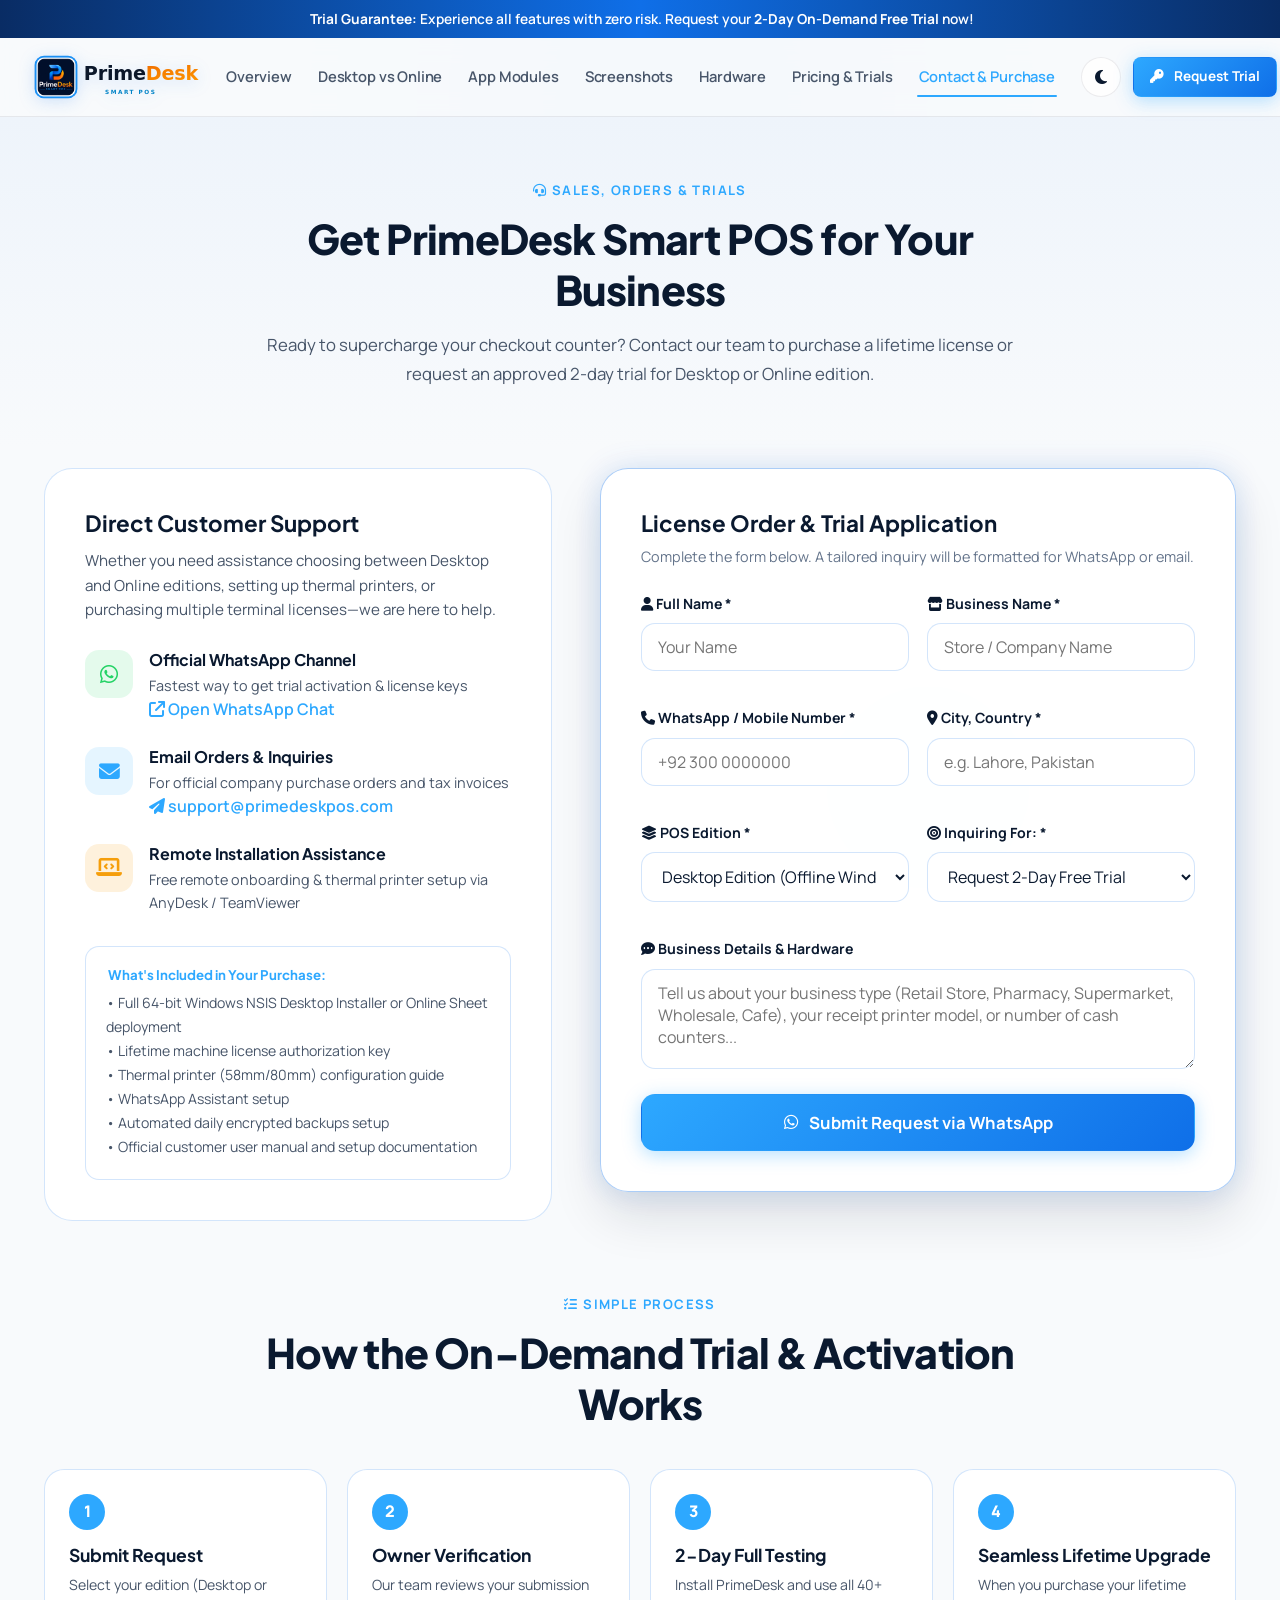
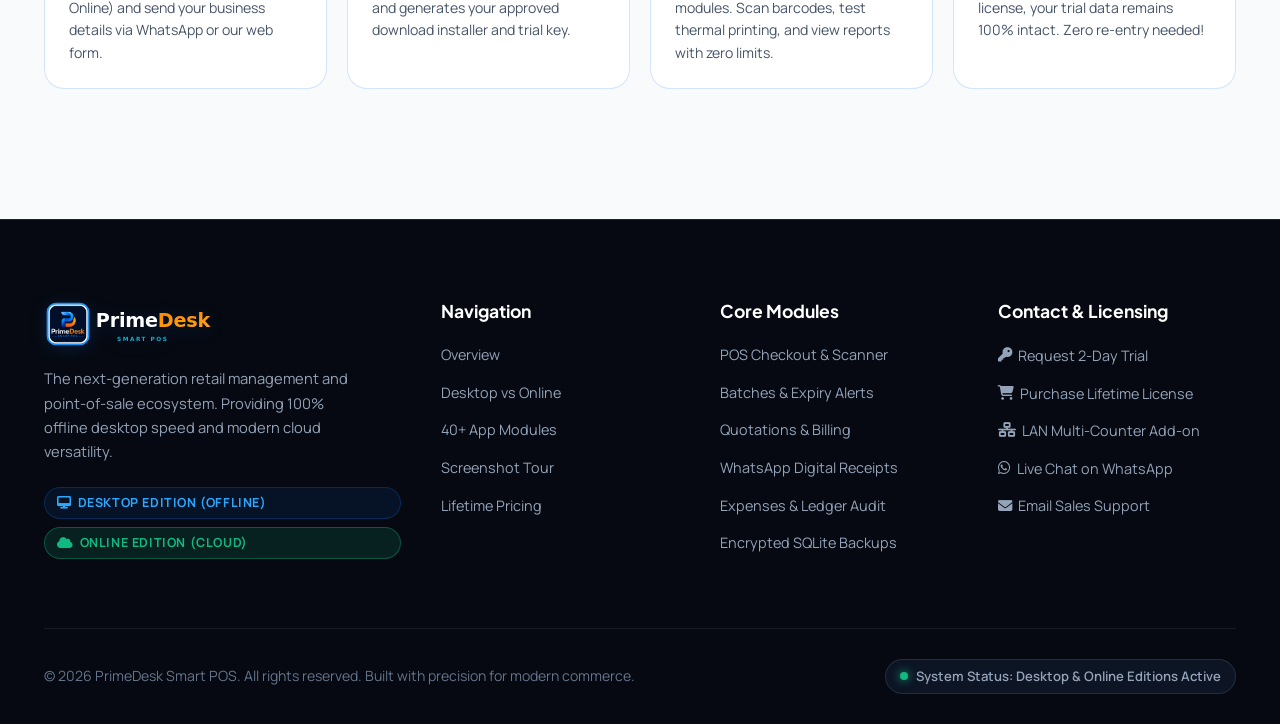
<file: contact.html>
<!DOCTYPE html>
<html lang="en" data-theme="light">
<head>
  <meta charset="UTF-8">
  <script>
    (function () {
      var saved = localStorage.getItem('primedesk_theme');
      var theme = (saved === 'dark') ? 'dark' : 'light';
      document.documentElement.setAttribute('data-theme', theme);
    })();
  </script>
  <meta name="viewport" content="width=device-width, initial-scale=1.0, maximum-scale=1.0, user-scalable=no">
  <title>Contact, Trial Request &amp; Purchase — PrimeDesk Smart POS</title>
  <meta name="description" content="Contact PrimeDesk Smart POS sales and support. Request an on-demand 2-day free trial or purchase a lifetime license for Desktop and Online editions.">
  <link rel="icon" type="image/svg+xml" href="assets/images/favicon.svg">
  <link rel="alternate icon" type="image/png" href="assets/images/favicon.png">
  <link rel="apple-touch-icon" href="assets/images/favicon.png">
  
  <meta property="og:title" content="Contact, Trial Request &amp; Purchase — PrimeDesk Smart POS">
  <meta property="og:description" content="Contact PrimeDesk Smart POS sales and support. Request an on-demand 2-day free trial or purchase a lifetime license for Desktop and Online editions.">
  <meta property="og:image" content="assets/images/primedesk-logo-banner.jpg">
  <meta property="og:type" content="website">
  <meta name="twitter:card" content="summary_large_image">
  <meta name="twitter:image" content="assets/images/primedesk-logo-banner.jpg">
  
  <link rel="stylesheet" href="https://cdnjs.cloudflare.com/ajax/libs/font-awesome/6.5.1/css/all.min.css">
  <link rel="stylesheet" href="assets/css/style.css">
  <style>
    .step-timeline-wrap {
      display: grid;
      grid-template-columns: repeat(4, 1fr);
      gap: 20px;
      margin: 40px 0;
    }
    .timeline-step-card {
      background: var(--bg-card);
      border: 1px solid var(--border-card);
      border-radius: var(--radius-lg);
      padding: 24px;
      position: relative;
    }
    .step-number {
      width: 36px;
      height: 36px;
      border-radius: 50%;
      background: var(--theme-primary);
      color: #fff;
      display: flex;
      align-items: center;
      justify-content: center;
      font-weight: 800;
      font-size: 1rem;
      margin-bottom: 14px;
    }
    @media (max-width: 900px) {
      .step-timeline-wrap {
        grid-template-columns: repeat(2, 1fr);
      }
    }
    @media (max-width: 600px) {
      .step-timeline-wrap {
        grid-template-columns: 1fr;
      }
    }
  </style>
</head>
<body>

  <!-- Top Announcement Bar -->
  <aside class="top-notice-bar" aria-label="Announcement">
    <span><i class="fas fa-sparkles"></i> <strong>Trial Guarantee:</strong> Experience all features with zero risk. Request your <strong>2-Day On-Demand Free Trial</strong> now!</span>
  </aside>

  <!-- Sticky Header Navigation -->
  <header class="site-header">
    <div class="container nav-wrap">
      <a href="index.html" class="brand-logo" aria-label="PrimeDesk Smart POS Homepage">
        <img src="assets/images/logo-light.svg" class="brand-logo-light" alt="PrimeDesk Smart POS Logo">
        <img src="assets/images/logo-white.svg" class="brand-logo-dark" alt="PrimeDesk Smart POS Logo">
      </a>

      <nav class="nav-links">
        <a href="index.html" class="nav-link">Overview</a>
        <a href="editions.html" class="nav-link">Desktop vs Online</a>
        <a href="modules.html" class="nav-link">App Modules</a>
        <a href="index.html#gallery" class="nav-link">Screenshots</a>
        <a href="index.html#hardware" class="nav-link">Hardware</a>
        <a href="index.html#pricing" class="nav-link">Pricing &amp; Trials</a>
        <a href="contact.html" class="nav-link active">Contact &amp; Purchase</a>
      </nav>

      <div class="nav-actions">
        <button id="themeToggleBtn" class="theme-toggle-btn" aria-label="Toggle Dark/Light Mode" title="Toggle Theme">
          <i class="fas fa-sun"></i>
        </button>
        <a href="contact.html?intent=trial" class="btn btn-primary btn-sm"><i class="fas fa-key"></i> Request Trial</a>
        <button class="mobile-menu-toggle" aria-label="Open Navigation Menu">
          <i class="fas fa-bars"></i>
        </button>
      </div>
    </div>
  </header>

  <!-- Header Banner -->
  <section class="section" style="padding: 60px 0 40px; background: linear-gradient(180deg, var(--bg-secondary) 0%, var(--bg-main) 100%);">
    <div class="container">
      <div class="section-header" style="margin-bottom: 20px;">
        <span class="section-tag"><i class="fas fa-headset"></i> Sales, Orders &amp; Trials</span>
        <h1 class="section-title">Get PrimeDesk Smart POS for Your Business</h1>
        <p class="section-desc">
          Ready to supercharge your checkout counter? Contact our team to purchase a lifetime license or request an approved 2-day trial for Desktop or Online edition.
        </p>
      </div>
    </div>
  </section>

  <!-- Contact & Application Form Section -->
  <section class="section" style="padding-top: 20px;">
    <div class="container">
      <div class="contact-section-grid">
        
        <!-- Channels Info Card -->
        <div class="contact-info-card">
          <h3 style="font-size:1.4rem; margin-bottom:12px;">Direct Customer Support</h3>
          <p style="margin-bottom:28px; font-size:0.95rem;">
            Whether you need assistance choosing between Desktop and Online editions, setting up thermal printers, or purchasing multiple terminal licenses—we are here to help.
          </p>

          <div class="contact-channel">
            <div class="channel-icon" style="color:#25d366; background:rgba(37,211,102,0.12);">
              <i class="fab fa-whatsapp"></i>
            </div>
            <div class="channel-text">
              <h5>Official WhatsApp Channel</h5>
              <p>Fastest way to get trial activation &amp; license keys</p>
              <a href="https://wa.me/" target="_blank" rel="noopener"><i class="fas fa-arrow-up-right-from-square"></i> Open WhatsApp Chat</a>
            </div>
          </div>

          <div class="contact-channel">
            <div class="channel-icon">
              <i class="fas fa-envelope"></i>
            </div>
            <div class="channel-text">
              <h5>Email Orders &amp; Inquiries</h5>
              <p>For official company purchase orders and tax invoices</p>
              <a href="mailto:support@primedeskpos.com"><i class="fas fa-paper-plane"></i> support@primedeskpos.com</a>
            </div>
          </div>

          <div class="contact-channel">
            <div class="channel-icon" style="color:var(--accent-amber); background:var(--accent-amber-soft);">
              <i class="fas fa-laptop-code"></i>
            </div>
            <div class="channel-text">
              <h5>Remote Installation Assistance</h5>
              <p>Free remote onboarding &amp; thermal printer setup via AnyDesk / TeamViewer</p>
            </div>
          </div>

          <!-- Package & Delivery Assurance -->
          <div style="margin-top:32px; padding:20px; border-radius:var(--radius-md); background:var(--bg-elevated); border:1px solid var(--border-card);">
            <h5 style="margin-bottom:8px; color:var(--theme-primary);"><i class="fas fa-shield-check"></i> What's Included in Your Purchase:</h5>
            <ul style="font-size:0.88rem; color:var(--text-secondary); line-height:1.7;">
              <li>• Full 64-bit Windows NSIS Desktop Installer or Online Sheet deployment</li>
              <li>• Lifetime machine license authorization key</li>
              <li>• Thermal printer (58mm/80mm) configuration guide</li>
              <li>• WhatsApp Assistant setup</li>
              <li>• Automated daily encrypted backups setup</li>
              <li>• Official customer user manual and setup documentation</li>
            </ul>
          </div>
        </div>

        <!-- Form Card -->
        <div class="contact-form-card">
          <h3 style="font-size:1.4rem; margin-bottom:8px;">License Order &amp; Trial Application</h3>
          <p style="margin-bottom:24px; font-size:0.9rem; color:var(--text-muted);">
            Complete the form below. A tailored inquiry will be formatted for WhatsApp or email.
          </p>

          <form id="primeDeskLeadForm">
            <div class="form-grid-2">
              <div class="form-group">
                <label for="leadName"><i class="fas fa-user"></i> Full Name *</label>
                <input type="text" id="leadName" class="form-control" placeholder="Your Name" required>
              </div>

              <div class="form-group">
                <label for="leadBusiness"><i class="fas fa-store"></i> Business Name *</label>
                <input type="text" id="leadBusiness" class="form-control" placeholder="Store / Company Name" required>
              </div>
            </div>

            <div class="form-grid-2">
              <div class="form-group">
                <label for="leadPhone"><i class="fas fa-phone"></i> WhatsApp / Mobile Number *</label>
                <input type="tel" id="leadPhone" class="form-control" placeholder="+92 300 0000000" required>
              </div>

              <div class="form-group">
                <label for="leadCity"><i class="fas fa-location-dot"></i> City, Country *</label>
                <input type="text" id="leadCity" class="form-control" placeholder="e.g. Lahore, Pakistan" required>
              </div>
            </div>

            <div class="form-grid-2">
              <div class="form-group">
                <label for="leadEdition"><i class="fas fa-layer-group"></i> POS Edition *</label>
                <select id="leadEdition" class="form-control">
                  <option value="Desktop Edition (Offline Windows EXE)" selected>Desktop Edition (Offline Windows EXE)</option>
                  <option value="Online Cloud Edition">Online Cloud Edition (Google Sheets Backed)</option>
                  <option value="Both Editions (Need Guidance)">Both Editions (Need Guidance)</option>
                </select>
              </div>

              <div class="form-group">
                <label for="leadIntent"><i class="fas fa-bullseye"></i> Inquiring For: *</label>
                <select id="leadIntent" class="form-control">
                  <option value="Request 2-Day Free Trial" selected>Request 2-Day Free Trial</option>
                  <option value="Purchase Lifetime License">Purchase Lifetime License</option>
                  <option value="Add LAN Multi-Counter Add-on">Add LAN Multi-Counter Add-on</option>
                  <option value="Hardware Compatibility Check">Hardware Compatibility Check</option>
                  <option value="Custom Quotation">Custom Quotation</option>
                </select>
              </div>
            </div>

            <div class="form-group">
              <label for="leadMessage"><i class="fas fa-comment-dots"></i> Business Details &amp; Hardware</label>
              <textarea id="leadMessage" class="form-control" placeholder="Tell us about your business type (Retail Store, Pharmacy, Supermarket, Wholesale, Cafe), your receipt printer model, or number of cash counters..."></textarea>
            </div>

            <button type="submit" class="btn btn-primary btn-lg" style="width:100%;">
              <i class="fab fa-whatsapp"></i> Submit Request via WhatsApp
            </button>
          </form>

          <!-- Success Alert Box -->
          <div id="formSuccessNotice" style="display:none; margin-top:20px; padding:16px; border-radius:var(--radius-md); background:var(--accent-emerald-soft); border:1px solid rgba(16,185,129,0.4); color:#ffffff;">
            <div style="display:flex; align-items:center; gap:10px;">
              <i class="fas fa-circle-check" style="color:var(--accent-emerald); font-size:1.3rem;"></i>
              <div>
                <strong>Inquiry Form Ready!</strong>
                <p style="font-size:0.86rem; color:var(--text-secondary); margin-top:2px;">Opening WhatsApp chat with your formatted request. If it didn't open automatically, <a href="https://wa.me/" target="_blank" style="color:var(--theme-primary); text-decoration:underline;">click here to open WhatsApp</a>.</p>
              </div>
            </div>
          </div>
        </div>
      </div>

      <!-- How Trial & Activation Works Timeline -->
      <div style="margin-top: 70px;">
        <div class="section-header" style="margin-bottom: 24px;">
          <span class="section-tag"><i class="fas fa-list-check"></i> Simple Process</span>
          <h2 class="section-title">How the On-Demand Trial &amp; Activation Works</h2>
        </div>

        <div class="step-timeline-wrap">
          <div class="timeline-step-card">
            <div class="step-number">1</div>
            <h4 style="font-size:1.1rem; margin-bottom:8px;">Submit Request</h4>
            <p style="font-size:0.88rem; color:var(--text-secondary); line-height:1.6;">
              Select your edition (Desktop or Online) and send your business details via WhatsApp or our web form.
            </p>
          </div>

          <div class="timeline-step-card">
            <div class="step-number">2</div>
            <h4 style="font-size:1.1rem; margin-bottom:8px;">Owner Verification</h4>
            <p style="font-size:0.88rem; color:var(--text-secondary); line-height:1.6;">
              Our team reviews your submission and generates your approved download installer and trial key.
            </p>
          </div>

          <div class="timeline-step-card">
            <div class="step-number">3</div>
            <h4 style="font-size:1.1rem; margin-bottom:8px;">2-Day Full Testing</h4>
            <p style="font-size:0.88rem; color:var(--text-secondary); line-height:1.6;">
              Install PrimeDesk and use all 40+ modules. Scan barcodes, test thermal printing, and view reports with zero limits.
            </p>
          </div>

          <div class="timeline-step-card">
            <div class="step-number">4</div>
            <h4 style="font-size:1.1rem; margin-bottom:8px;">Seamless Lifetime Upgrade</h4>
            <p style="font-size:0.88rem; color:var(--text-secondary); line-height:1.6;">
              When you purchase your lifetime license, your trial data remains 100% intact. Zero re-entry needed!
            </p>
          </div>
        </div>
      </div>
    </div>
  </section>

  <!-- Rich Footer -->
  <footer class="site-footer">
    <div class="container">
      <div class="footer-grid">
        <div class="footer-brand">
          <a href="index.html" class="brand-logo">
            <img src="assets/images/logo-white.svg" alt="PrimeDesk Smart POS">
          </a>
          <p>
            The next-generation retail management and point-of-sale ecosystem. Providing 100% offline desktop speed and modern cloud versatility.
          </p>
          <div class="footer-edition-pills">
            <span class="badge badge-primary"><i class="fas fa-desktop"></i> Desktop Edition (Offline)</span>
            <span class="badge badge-emerald"><i class="fas fa-cloud"></i> Online Edition (Cloud)</span>
          </div>
        </div>

        <div class="footer-col">
          <h4>Navigation</h4>
          <ul class="footer-links-list">
            <li><a href="index.html">Overview</a></li>
            <li><a href="editions.html">Desktop vs Online</a></li>
            <li><a href="modules.html">40+ App Modules</a></li>
            <li><a href="index.html#gallery">Screenshot Tour</a></li>
            <li><a href="index.html#pricing">Lifetime Pricing</a></li>
          </ul>
        </div>

        <div class="footer-col">
          <h4>Core Modules</h4>
          <ul class="footer-links-list">
            <li><a href="modules.html#pos">POS Checkout &amp; Scanner</a></li>
            <li><a href="modules.html#inventory">Batches &amp; Expiry Alerts</a></li>
            <li><a href="modules.html#invoices">Quotations &amp; Billing</a></li>
            <li><a href="modules.html#crm">WhatsApp Digital Receipts</a></li>
            <li><a href="modules.html#finance">Expenses &amp; Ledger Audit</a></li>
            <li><a href="modules.html#security">Encrypted SQLite Backups</a></li>
          </ul>
        </div>

        <div class="footer-col">
          <h4>Contact &amp; Licensing</h4>
          <ul class="footer-links-list">
            <li><a href="contact.html?intent=trial"><i class="fas fa-key"></i> Request 2-Day Trial</a></li>
            <li><a href="contact.html?intent=purchase"><i class="fas fa-shopping-cart"></i> Purchase Lifetime License</a></li>
            <li><a href="contact.html?intent=lan"><i class="fas fa-network-wired"></i> LAN Multi-Counter Add-on</a></li>
            <li><a href="https://wa.me/" target="_blank"><i class="fab fa-whatsapp"></i> Live Chat on WhatsApp</a></li>
            <li><a href="mailto:support@primedeskpos.com"><i class="fas fa-envelope"></i> Email Sales Support</a></li>
          </ul>
        </div>
      </div>

      <div class="footer-bottom">
        <div>
          &copy; 2026 PrimeDesk Smart POS. All rights reserved. Built with precision for modern commerce.
        </div>
        <div class="footer-status-pill">
          <span class="status-dot"></span>
          <span>System Status: Desktop &amp; Online Editions Active</span>
        </div>
      </div>
    </div>
  </footer>

  <script src="assets/js/main.js"></script>
  <script>
    // Pre-populate form based on URL parameters (e.g. ?edition=desktop&intent=trial)
    document.addEventListener('DOMContentLoaded', () => {
      const urlParams = new URLSearchParams(window.location.search);
      const editionParam = urlParams.get('edition');
      const intentParam = urlParams.get('intent');

      const editionSelect = document.getElementById('leadEdition');
      const intentSelect = document.getElementById('leadIntent');

      if (editionParam && editionSelect) {
        if (editionParam === 'desktop') {
          editionSelect.value = 'Desktop Edition (Offline Windows EXE)';
        } else if (editionParam === 'online') {
          editionSelect.value = 'Online Cloud Edition';
        }
      }

      if (intentParam && intentSelect) {
        if (intentParam === 'trial') {
          intentSelect.value = 'Request 2-Day Free Trial';
        } else if (intentParam === 'purchase') {
          intentSelect.value = 'Purchase Lifetime License';
        } else if (intentParam === 'lan') {
          intentSelect.value = 'Add LAN Multi-Counter Add-on';
        }
      }
    });
  </script>
</body>
</html>
</file>
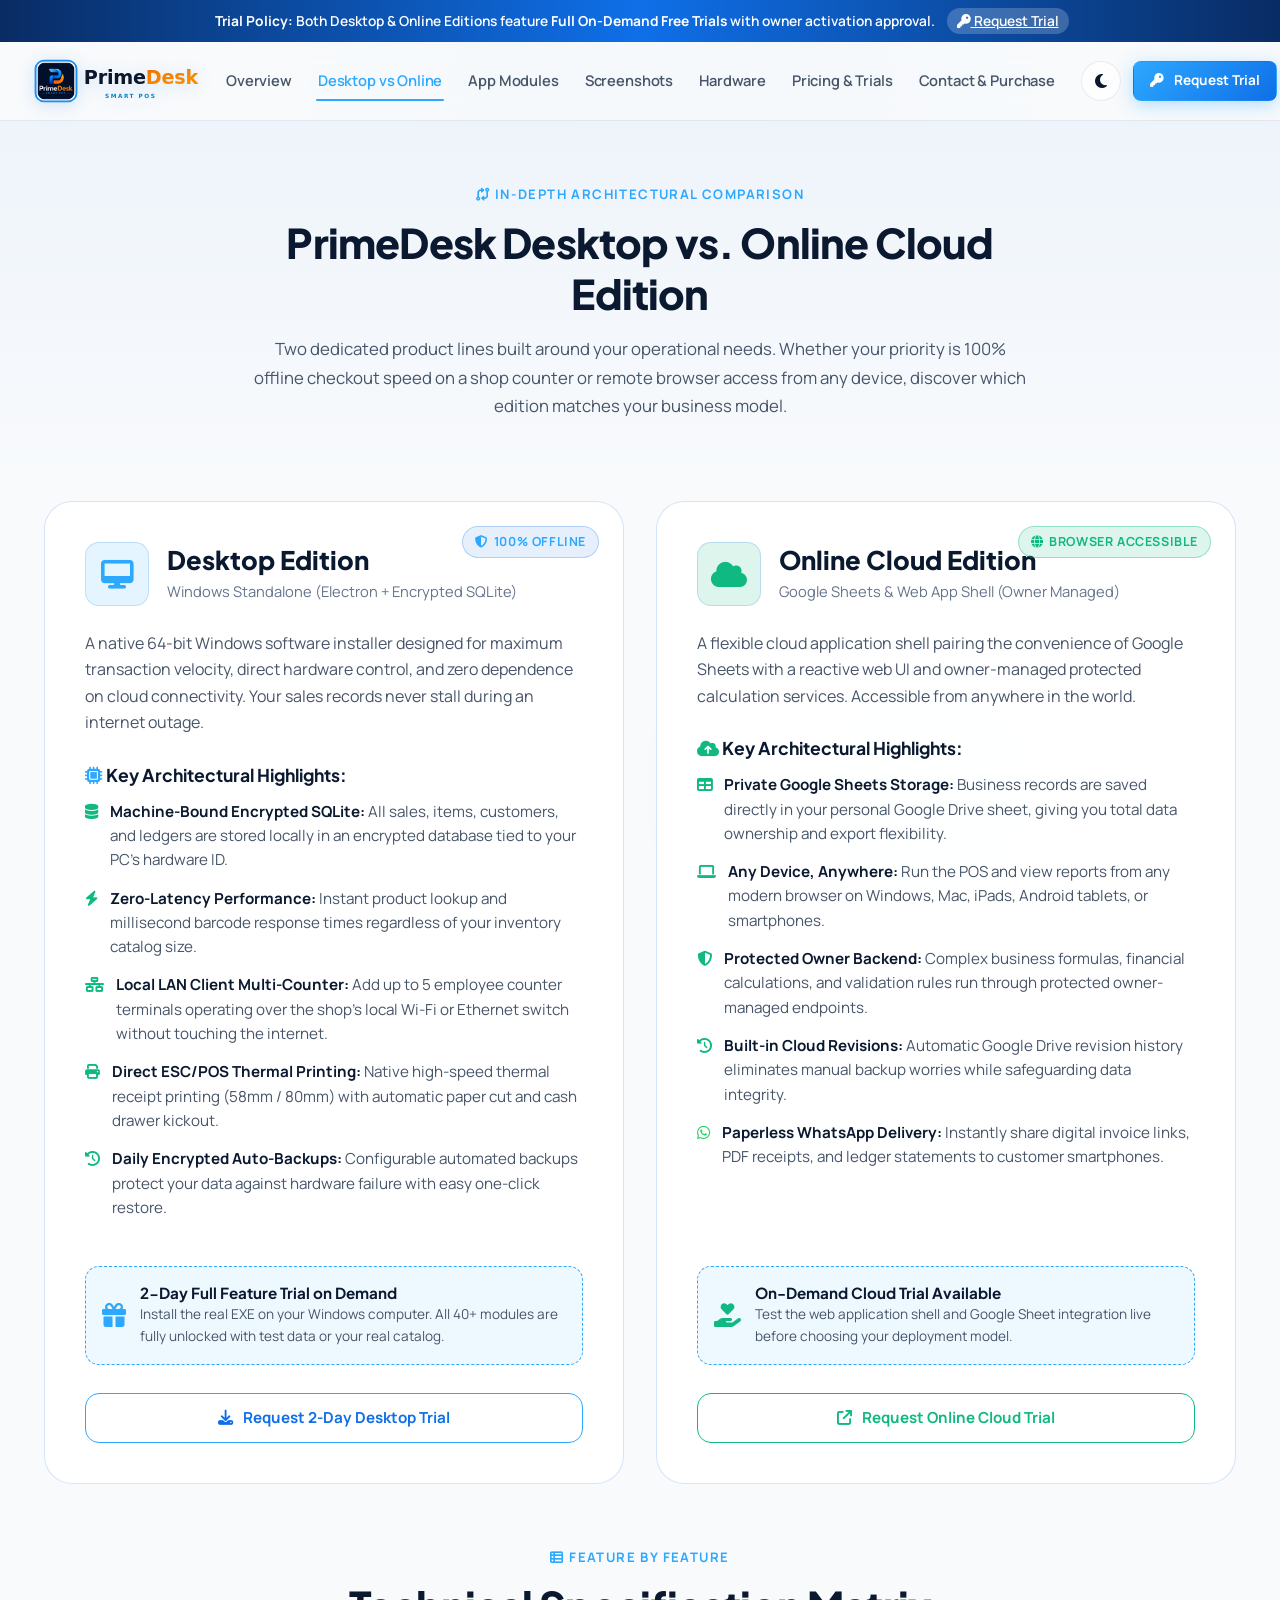
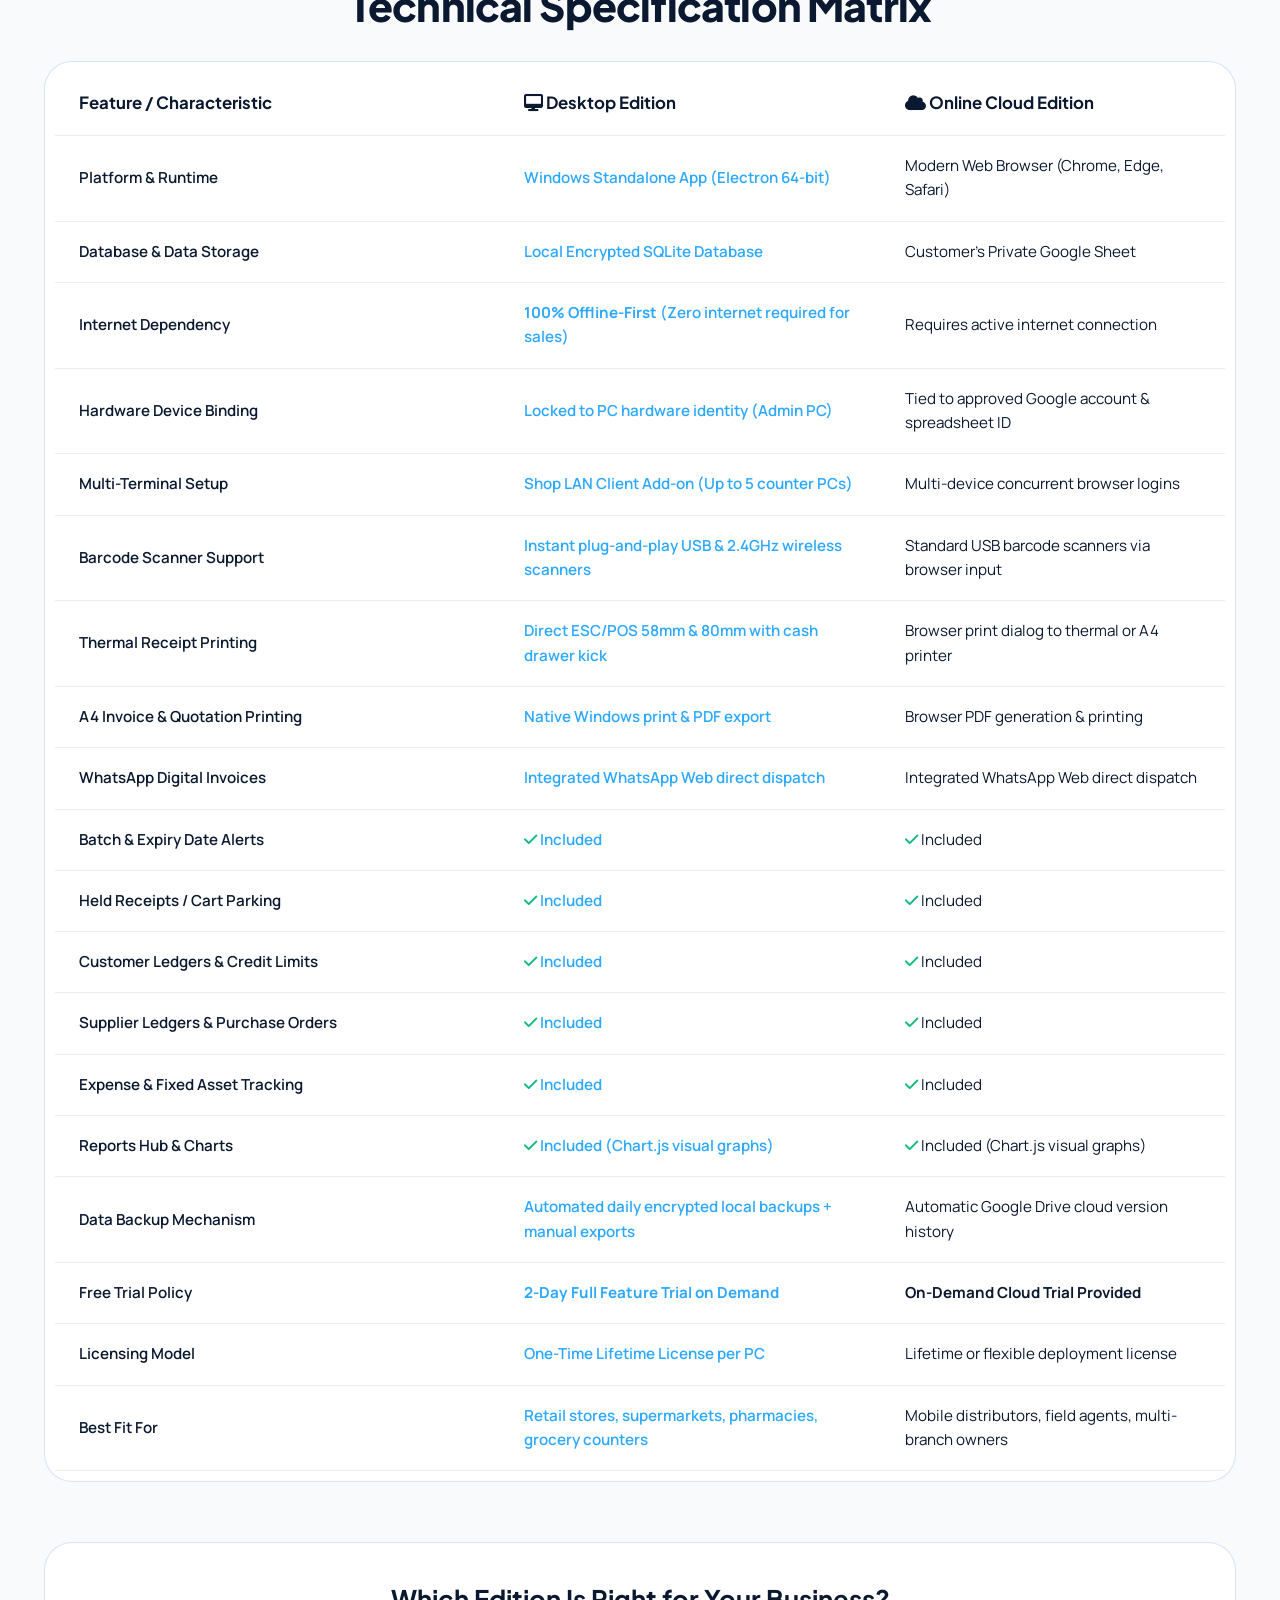
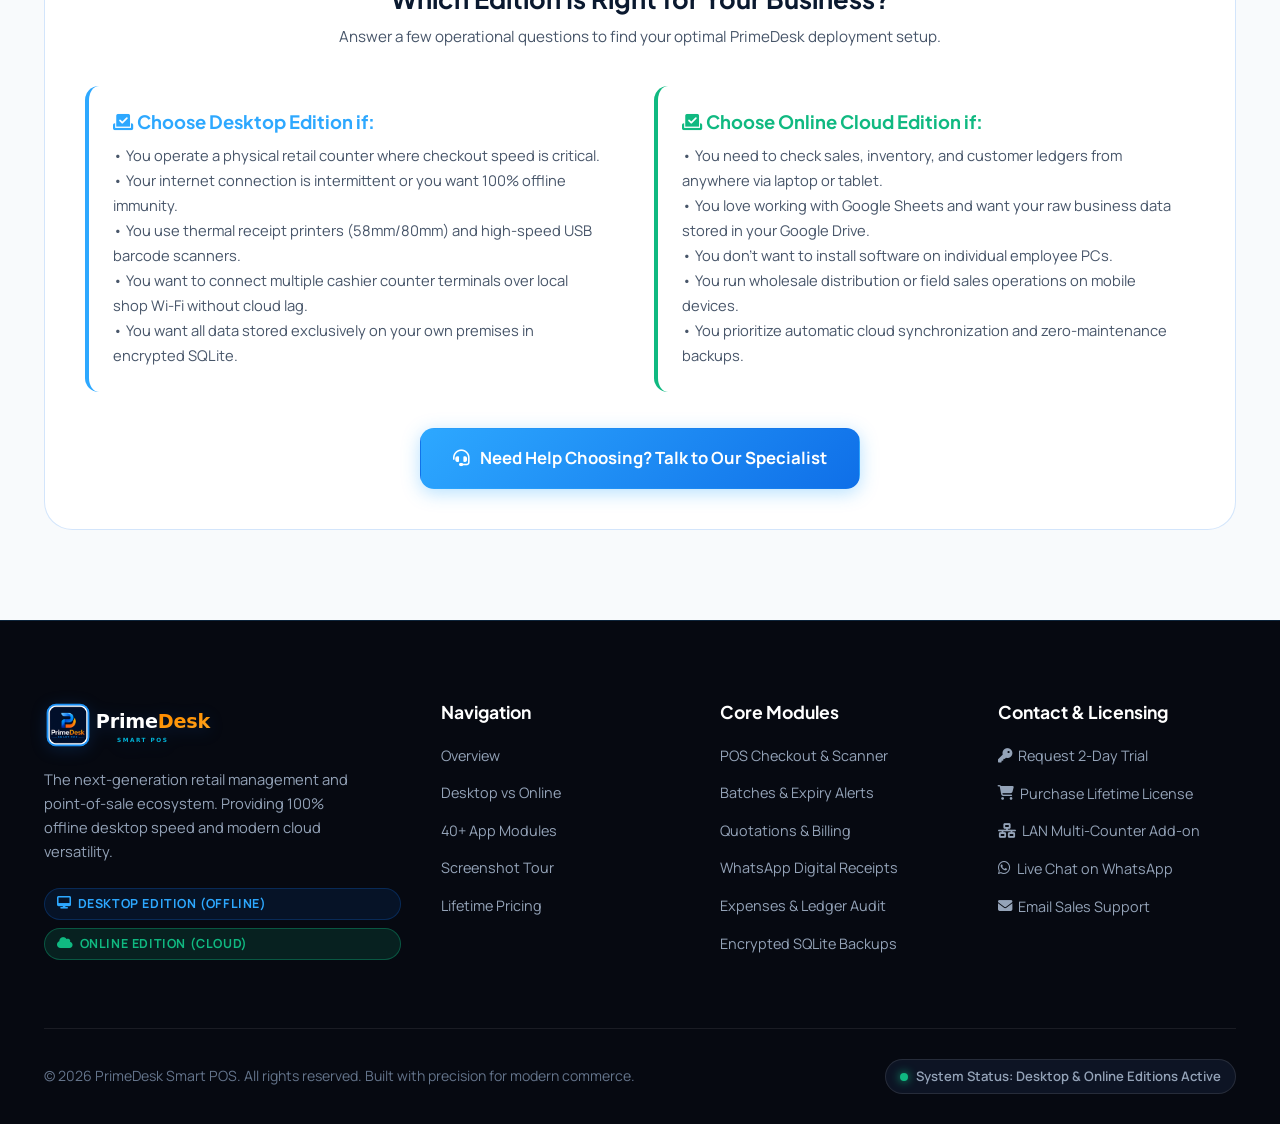
<file: editions.html>
<!DOCTYPE html>
<html lang="en" data-theme="light">
<head>
  <meta charset="UTF-8">
  <script>
    (function () {
      var saved = localStorage.getItem('primedesk_theme');
      var theme = (saved === 'dark') ? 'dark' : 'light';
      document.documentElement.setAttribute('data-theme', theme);
    })();
  </script>
  <meta name="viewport" content="width=device-width, initial-scale=1.0, maximum-scale=1.0, user-scalable=no">
  <title>Desktop vs Online Cloud Edition — PrimeDesk Smart POS Comparison</title>
  <meta name="description" content="Compare PrimeDesk Smart POS Desktop Edition (100% offline Windows app with encrypted SQLite) and Online Cloud Edition (Google Sheets web shell). Free on-demand trials available.">
  <link rel="icon" type="image/svg+xml" href="assets/images/favicon.svg">
  <link rel="alternate icon" type="image/png" href="assets/images/favicon.png">
  <link rel="apple-touch-icon" href="assets/images/favicon.png">
  
  <meta property="og:title" content="Desktop vs Online Cloud Edition — PrimeDesk Smart POS Comparison">
  <meta property="og:description" content="Compare PrimeDesk Smart POS Desktop Edition (100% offline Windows app with encrypted SQLite) and Online Cloud Edition (Google Sheets web shell). Free on-demand trials available.">
  <meta property="og:image" content="assets/images/primedesk-logo-banner.jpg">
  <meta property="og:type" content="website">
  <meta name="twitter:card" content="summary_large_image">
  <meta name="twitter:image" content="assets/images/primedesk-logo-banner.jpg">
  
  <link rel="stylesheet" href="https://cdnjs.cloudflare.com/ajax/libs/font-awesome/6.5.1/css/all.min.css">
  <link rel="stylesheet" href="assets/css/style.css">
</head>
<body>

  <!-- Top Announcement Bar -->
  <aside class="top-notice-bar" aria-label="Announcement">
    <span><i class="fas fa-sparkles"></i> <strong>Trial Policy:</strong> Both Desktop &amp; Online Editions feature <strong>Full On-Demand Free Trials</strong> with owner activation approval.</span>
    <a href="contact.html?intent=trial"><i class="fas fa-key"></i> Request Trial</a>
  </aside>

  <!-- Sticky Header Navigation -->
  <header class="site-header">
    <div class="container nav-wrap">
      <a href="index.html" class="brand-logo" aria-label="PrimeDesk Smart POS Homepage">
        <img src="assets/images/logo-light.svg" class="brand-logo-light" alt="PrimeDesk Smart POS Logo">
        <img src="assets/images/logo-white.svg" class="brand-logo-dark" alt="PrimeDesk Smart POS Logo">
      </a>

      <nav class="nav-links">
        <a href="index.html" class="nav-link">Overview</a>
        <a href="editions.html" class="nav-link active">Desktop vs Online</a>
        <a href="modules.html" class="nav-link">App Modules</a>
        <a href="index.html#gallery" class="nav-link">Screenshots</a>
        <a href="index.html#hardware" class="nav-link">Hardware</a>
        <a href="index.html#pricing" class="nav-link">Pricing &amp; Trials</a>
        <a href="contact.html" class="nav-link">Contact &amp; Purchase</a>
      </nav>

      <div class="nav-actions">
        <button id="themeToggleBtn" class="theme-toggle-btn" aria-label="Toggle Dark/Light Mode" title="Toggle Theme">
          <i class="fas fa-sun"></i>
        </button>
        <a href="contact.html?intent=trial" class="btn btn-primary btn-sm"><i class="fas fa-key"></i> Request Trial</a>
        <button class="mobile-menu-toggle" aria-label="Open Navigation Menu">
          <i class="fas fa-bars"></i>
        </button>
      </div>
    </div>
  </header>

  <!-- Page Header Banner -->
  <section class="section" style="padding: 60px 0 40px; background: linear-gradient(180deg, var(--bg-secondary) 0%, var(--bg-main) 100%);">
    <div class="container">
      <div class="section-header" style="margin-bottom: 20px;">
        <span class="section-tag"><i class="fas fa-code-compare"></i> In-Depth Architectural Comparison</span>
        <h1 class="section-title">PrimeDesk Desktop vs. Online Cloud Edition</h1>
        <p class="section-desc">
          Two dedicated product lines built around your operational needs. Whether your priority is 100% offline checkout speed on a shop counter or remote browser access from any device, discover which edition matches your business model.
        </p>
      </div>
    </div>
  </section>

  <!-- Detailed Side-by-Side Breakdown -->
  <section class="section" style="padding-top: 20px;">
    <div class="container">
      <div class="editions-showcase-grid" style="margin-bottom: 60px;">
        
        <!-- Desktop Edition Column -->
        <div class="edition-card" id="desktop">
          <div class="edition-badge-corner">
            <span class="badge badge-primary"><i class="fas fa-shield-halved"></i> 100% Offline</span>
          </div>

          <div class="edition-header">
            <div class="edition-icon">
              <i class="fas fa-desktop"></i>
            </div>
            <div>
              <h2 class="edition-name">Desktop Edition</h2>
              <p class="edition-tagline">Windows Standalone (Electron + Encrypted SQLite)</p>
            </div>
          </div>

          <p class="edition-desc">
            A native 64-bit Windows software installer designed for maximum transaction velocity, direct hardware control, and zero dependence on cloud connectivity. Your sales records never stall during an internet outage.
          </p>

          <h4 style="font-size:1.1rem; margin-bottom:14px; color:var(--text-primary);"><i class="fas fa-microchip" style="color:var(--theme-primary);"></i> Key Architectural Highlights:</h4>
          
          <div class="edition-specs-list">
            <div class="spec-item">
              <i class="fas fa-database"></i>
              <div><strong>Machine-Bound Encrypted SQLite:</strong> All sales, items, customers, and ledgers are stored locally in an encrypted database tied to your PC's hardware ID.</div>
            </div>
            <div class="spec-item">
              <i class="fas fa-bolt"></i>
              <div><strong>Zero-Latency Performance:</strong> Instant product lookup and millisecond barcode response times regardless of your inventory catalog size.</div>
            </div>
            <div class="spec-item">
              <i class="fas fa-network-wired"></i>
              <div><strong>Local LAN Client Multi-Counter:</strong> Add up to 5 employee counter terminals operating over the shop's local Wi-Fi or Ethernet switch without touching the internet.</div>
            </div>
            <div class="spec-item">
              <i class="fas fa-print"></i>
              <div><strong>Direct ESC/POS Thermal Printing:</strong> Native high-speed thermal receipt printing (58mm / 80mm) with automatic paper cut and cash drawer kickout.</div>
            </div>
            <div class="spec-item">
              <i class="fas fa-clock-rotate-left"></i>
              <div><strong>Daily Encrypted Auto-Backups:</strong> Configurable automated backups protect your data against hardware failure with easy one-click restore.</div>
            </div>
          </div>

          <div class="edition-trial-alert">
            <div class="trial-icon"><i class="fas fa-gift"></i></div>
            <div class="trial-text">
              <h5>2-Day Full Feature Trial on Demand</h5>
              <p>Install the real EXE on your Windows computer. All 40+ modules are fully unlocked with test data or your real catalog.</p>
            </div>
          </div>

          <a href="contact.html?edition=desktop&intent=trial" class="btn btn-edition-desktop" style="width:100%;">
            <i class="fas fa-download"></i> Request 2-Day Desktop Trial
          </a>
        </div>

        <!-- Online Edition Column -->
        <div class="edition-card" id="online">
          <div class="edition-badge-corner">
            <span class="badge badge-emerald"><i class="fas fa-globe"></i> Browser Accessible</span>
          </div>

          <div class="edition-header">
            <div class="edition-icon" style="color:var(--accent-emerald); background:var(--accent-emerald-soft);">
              <i class="fas fa-cloud"></i>
            </div>
            <div>
              <h2 class="edition-name">Online Cloud Edition</h2>
              <p class="edition-tagline">Google Sheets &amp; Web App Shell (Owner Managed)</p>
            </div>
          </div>

          <p class="edition-desc">
            A flexible cloud application shell pairing the convenience of Google Sheets with a reactive web UI and owner-managed protected calculation services. Accessible from anywhere in the world.
          </p>

          <h4 style="font-size:1.1rem; margin-bottom:14px; color:var(--text-primary);"><i class="fas fa-cloud-arrow-up" style="color:var(--accent-emerald);"></i> Key Architectural Highlights:</h4>

          <div class="edition-specs-list">
            <div class="spec-item">
              <i class="fas fa-table"></i>
              <div><strong>Private Google Sheets Storage:</strong> Business records are saved directly in your personal Google Drive sheet, giving you total data ownership and export flexibility.</div>
            </div>
            <div class="spec-item">
              <i class="fas fa-laptop"></i>
              <div><strong>Any Device, Anywhere:</strong> Run the POS and view reports from any modern browser on Windows, Mac, iPads, Android tablets, or smartphones.</div>
            </div>
            <div class="spec-item">
              <i class="fas fa-shield-halved"></i>
              <div><strong>Protected Owner Backend:</strong> Complex business formulas, financial calculations, and validation rules run through protected owner-managed endpoints.</div>
            </div>
            <div class="spec-item">
              <i class="fas fa-clock-rotate-left"></i>
              <div><strong>Built-in Cloud Revisions:</strong> Automatic Google Drive revision history eliminates manual backup worries while safeguarding data integrity.</div>
            </div>
            <div class="spec-item">
              <i class="fab fa-whatsapp" style="color:#25d366;"></i>
              <div><strong>Paperless WhatsApp Delivery:</strong> Instantly share digital invoice links, PDF receipts, and ledger statements to customer smartphones.</div>
            </div>
          </div>

          <div class="edition-trial-alert">
            <div class="trial-icon" style="color:var(--accent-emerald);"><i class="fas fa-hand-holding-heart"></i></div>
            <div class="trial-text">
              <h5>On-Demand Cloud Trial Available</h5>
              <p>Test the web application shell and Google Sheet integration live before choosing your deployment model.</p>
            </div>
          </div>

          <a href="contact.html?edition=online&intent=trial" class="btn btn-edition-online" style="width:100%;">
            <i class="fas fa-arrow-up-right-from-square"></i> Request Online Cloud Trial
          </a>
        </div>
      </div>

      <!-- Exhaustive Feature & Technical Matrix -->
      <div class="section-header" style="margin-bottom: 30px;">
        <span class="section-tag"><i class="fas fa-table-list"></i> Feature by Feature</span>
        <h2 class="section-title">Technical Specification Matrix</h2>
      </div>

      <div class="table-responsive">
        <table class="comparison-table">
          <thead>
            <tr>
              <th>Feature / Characteristic</th>
              <th><i class="fas fa-desktop"></i> Desktop Edition</th>
              <th><i class="fas fa-cloud"></i> Online Cloud Edition</th>
            </tr>
          </thead>
          <tbody>
            <tr>
              <td>Platform &amp; Runtime</td>
              <td class="highlight-col">Windows Standalone App (Electron 64-bit)</td>
              <td>Modern Web Browser (Chrome, Edge, Safari)</td>
            </tr>
            <tr>
              <td>Database &amp; Data Storage</td>
              <td class="highlight-col">Local Encrypted SQLite Database</td>
              <td>Customer's Private Google Sheet</td>
            </tr>
            <tr>
              <td>Internet Dependency</td>
              <td class="highlight-col"><strong>100% Offline-First</strong> (Zero internet required for sales)</td>
              <td>Requires active internet connection</td>
            </tr>
            <tr>
              <td>Hardware Device Binding</td>
              <td class="highlight-col">Locked to PC hardware identity (Admin PC)</td>
              <td>Tied to approved Google account &amp; spreadsheet ID</td>
            </tr>
            <tr>
              <td>Multi-Terminal Setup</td>
              <td class="highlight-col">Shop LAN Client Add-on (Up to 5 counter PCs)</td>
              <td>Multi-device concurrent browser logins</td>
            </tr>
            <tr>
              <td>Barcode Scanner Support</td>
              <td class="highlight-col">Instant plug-and-play USB &amp; 2.4GHz wireless scanners</td>
              <td>Standard USB barcode scanners via browser input</td>
            </tr>
            <tr>
              <td>Thermal Receipt Printing</td>
              <td class="highlight-col">Direct ESC/POS 58mm &amp; 80mm with cash drawer kick</td>
              <td>Browser print dialog to thermal or A4 printer</td>
            </tr>
            <tr>
              <td>A4 Invoice &amp; Quotation Printing</td>
              <td class="highlight-col">Native Windows print &amp; PDF export</td>
              <td>Browser PDF generation &amp; printing</td>
            </tr>
            <tr>
              <td>WhatsApp Digital Invoices</td>
              <td class="highlight-col">Integrated WhatsApp Web direct dispatch</td>
              <td>Integrated WhatsApp Web direct dispatch</td>
            </tr>
            <tr>
              <td>Batch &amp; Expiry Date Alerts</td>
              <td class="highlight-col"><i class="fas fa-check" style="color:var(--accent-emerald);"></i> Included</td>
              <td><i class="fas fa-check" style="color:var(--accent-emerald);"></i> Included</td>
            </tr>
            <tr>
              <td>Held Receipts / Cart Parking</td>
              <td class="highlight-col"><i class="fas fa-check" style="color:var(--accent-emerald);"></i> Included</td>
              <td><i class="fas fa-check" style="color:var(--accent-emerald);"></i> Included</td>
            </tr>
            <tr>
              <td>Customer Ledgers &amp; Credit Limits</td>
              <td class="highlight-col"><i class="fas fa-check" style="color:var(--accent-emerald);"></i> Included</td>
              <td><i class="fas fa-check" style="color:var(--accent-emerald);"></i> Included</td>
            </tr>
            <tr>
              <td>Supplier Ledgers &amp; Purchase Orders</td>
              <td class="highlight-col"><i class="fas fa-check" style="color:var(--accent-emerald);"></i> Included</td>
              <td><i class="fas fa-check" style="color:var(--accent-emerald);"></i> Included</td>
            </tr>
            <tr>
              <td>Expense &amp; Fixed Asset Tracking</td>
              <td class="highlight-col"><i class="fas fa-check" style="color:var(--accent-emerald);"></i> Included</td>
              <td><i class="fas fa-check" style="color:var(--accent-emerald);"></i> Included</td>
            </tr>
            <tr>
              <td>Reports Hub &amp; Charts</td>
              <td class="highlight-col"><i class="fas fa-check" style="color:var(--accent-emerald);"></i> Included (Chart.js visual graphs)</td>
              <td><i class="fas fa-check" style="color:var(--accent-emerald);"></i> Included (Chart.js visual graphs)</td>
            </tr>
            <tr>
              <td>Data Backup Mechanism</td>
              <td class="highlight-col">Automated daily encrypted local backups + manual exports</td>
              <td>Automatic Google Drive cloud version history</td>
            </tr>
            <tr>
              <td>Free Trial Policy</td>
              <td class="highlight-col"><strong>2-Day Full Feature Trial on Demand</strong></td>
              <td><strong>On-Demand Cloud Trial Provided</strong></td>
            </tr>
            <tr>
              <td>Licensing Model</td>
              <td class="highlight-col">One-Time Lifetime License per PC</td>
              <td>Lifetime or flexible deployment license</td>
            </tr>
            <tr>
              <td>Best Fit For</td>
              <td class="highlight-col">Retail stores, supermarkets, pharmacies, grocery counters</td>
              <td>Mobile distributors, field agents, multi-branch owners</td>
            </tr>
          </tbody>
        </table>
      </div>

      <!-- Decision Assistant -->
      <div style="margin-top: 60px; background: var(--bg-card); border: 1px solid var(--border-card); border-radius: var(--radius-xl); padding: 40px;">
        <div style="text-align: center; max-width: 700px; margin: 0 auto 36px;">
          <h3 style="font-size: 1.6rem; margin-bottom: 10px;">Which Edition Is Right for Your Business?</h3>
          <p style="color: var(--text-secondary); font-size: 0.95rem;">
            Answer a few operational questions to find your optimal PrimeDesk deployment setup.
          </p>
        </div>

        <div style="display: grid; grid-template-columns: repeat(2, 1fr); gap: 28px;">
          <div style="background: var(--bg-elevated); padding: 24px; border-radius: var(--radius-md); border-left: 4px solid var(--theme-primary);">
            <h4 style="font-size: 1.15rem; margin-bottom: 10px; color: var(--theme-primary);">
              <i class="fas fa-check-to-slot"></i> Choose Desktop Edition if:
            </h4>
            <ul style="font-size: 0.92rem; color: var(--text-secondary); line-height: 1.7;">
              <li>• You operate a physical retail counter where checkout speed is critical.</li>
              <li>• Your internet connection is intermittent or you want 100% offline immunity.</li>
              <li>• You use thermal receipt printers (58mm/80mm) and high-speed USB barcode scanners.</li>
              <li>• You want to connect multiple cashier counter terminals over local shop Wi-Fi without cloud lag.</li>
              <li>• You want all data stored exclusively on your own premises in encrypted SQLite.</li>
            </ul>
          </div>

          <div style="background: var(--bg-elevated); padding: 24px; border-radius: var(--radius-md); border-left: 4px solid var(--accent-emerald);">
            <h4 style="font-size: 1.15rem; margin-bottom: 10px; color: var(--accent-emerald);">
              <i class="fas fa-check-to-slot"></i> Choose Online Cloud Edition if:
            </h4>
            <ul style="font-size: 0.92rem; color: var(--text-secondary); line-height: 1.7;">
              <li>• You need to check sales, inventory, and customer ledgers from anywhere via laptop or tablet.</li>
              <li>• You love working with Google Sheets and want your raw business data stored in your Google Drive.</li>
              <li>• You don't want to install software on individual employee PCs.</li>
              <li>• You run wholesale distribution or field sales operations on mobile devices.</li>
              <li>• You prioritize automatic cloud synchronization and zero-maintenance backups.</li>
            </ul>
          </div>
        </div>

        <div style="text-align: center; margin-top: 36px;">
          <a href="contact.html?intent=guidance" class="btn btn-primary btn-lg">
            <i class="fas fa-headset"></i> Need Help Choosing? Talk to Our Specialist
          </a>
        </div>
      </div>
    </div>
  </section>

  <!-- Rich Footer -->
  <footer class="site-footer">
    <div class="container">
      <div class="footer-grid">
        <div class="footer-brand">
          <a href="index.html" class="brand-logo">
            <img src="assets/images/logo-white.svg" alt="PrimeDesk Smart POS">
          </a>
          <p>
            The next-generation retail management and point-of-sale ecosystem. Providing 100% offline desktop speed and modern cloud versatility.
          </p>
          <div class="footer-edition-pills">
            <span class="badge badge-primary"><i class="fas fa-desktop"></i> Desktop Edition (Offline)</span>
            <span class="badge badge-emerald"><i class="fas fa-cloud"></i> Online Edition (Cloud)</span>
          </div>
        </div>

        <div class="footer-col">
          <h4>Navigation</h4>
          <ul class="footer-links-list">
            <li><a href="index.html">Overview</a></li>
            <li><a href="editions.html">Desktop vs Online</a></li>
            <li><a href="modules.html">40+ App Modules</a></li>
            <li><a href="index.html#gallery">Screenshot Tour</a></li>
            <li><a href="index.html#pricing">Lifetime Pricing</a></li>
          </ul>
        </div>

        <div class="footer-col">
          <h4>Core Modules</h4>
          <ul class="footer-links-list">
            <li><a href="modules.html#pos">POS Checkout &amp; Scanner</a></li>
            <li><a href="modules.html#inventory">Batches &amp; Expiry Alerts</a></li>
            <li><a href="modules.html#invoices">Quotations &amp; Billing</a></li>
            <li><a href="modules.html#crm">WhatsApp Digital Receipts</a></li>
            <li><a href="modules.html#finance">Expenses &amp; Ledger Audit</a></li>
            <li><a href="modules.html#security">Encrypted SQLite Backups</a></li>
          </ul>
        </div>

        <div class="footer-col">
          <h4>Contact &amp; Licensing</h4>
          <ul class="footer-links-list">
            <li><a href="contact.html?intent=trial"><i class="fas fa-key"></i> Request 2-Day Trial</a></li>
            <li><a href="contact.html?intent=purchase"><i class="fas fa-shopping-cart"></i> Purchase Lifetime License</a></li>
            <li><a href="contact.html?intent=lan"><i class="fas fa-network-wired"></i> LAN Multi-Counter Add-on</a></li>
            <li><a href="https://wa.me/" target="_blank"><i class="fab fa-whatsapp"></i> Live Chat on WhatsApp</a></li>
            <li><a href="mailto:support@primedeskpos.com"><i class="fas fa-envelope"></i> Email Sales Support</a></li>
          </ul>
        </div>
      </div>

      <div class="footer-bottom">
        <div>
          &copy; 2026 PrimeDesk Smart POS. All rights reserved. Built with precision for modern commerce.
        </div>
        <div class="footer-status-pill">
          <span class="status-dot"></span>
          <span>System Status: Desktop &amp; Online Editions Active</span>
        </div>
      </div>
    </div>
  </footer>

  <script src="assets/js/main.js"></script>
</body>
</html>
</file>
<file: assets/css/style.css>
/* ==========================================================================
   PrimeDesk Smart POS — Official Website Styling & Design System
   Matches PrimeDesk App Theme Tokens: Azure, Royal Blue, Deep Navy & Slate
   ========================================================================== */

@import url('https://fonts.googleapis.com/css2?family=Manrope:wght@400;500;600;700;800&family=Plus+Jakarta+Sans:wght@500;600;700;800&display=swap');

/* --- Root Variables: Dark Mode by Default with Seamless Light Mode --- */
:root {
  /* Brand Palette from Repo */
  --theme-primary: #2da8ff;
  --theme-primary-hover: #50baff;
  --theme-primary-strong: #0f6fe8;
  --theme-primary-dark: #0a3d91;
  --theme-primary-soft: rgba(45, 168, 255, 0.12);
  --theme-primary-glow: rgba(45, 168, 255, 0.35);

  --accent-emerald: #10b981;
  --accent-emerald-soft: rgba(16, 185, 129, 0.14);
  --accent-amber: #f59e0b;
  --accent-amber-soft: rgba(245, 158, 11, 0.14);
  --accent-crimson: #ef4444;
  --accent-crimson-soft: rgba(239, 68, 68, 0.14);

  /* Dark Theme Surfaces (Default) */
  --bg-main: #070a12;
  --bg-secondary: #0d121f;
  --bg-card: rgba(16, 23, 38, 0.85);
  --bg-card-hover: rgba(24, 34, 56, 0.95);
  --bg-elevated: #151d30;
  --border-subtle: rgba(255, 255, 255, 0.08);
  --border-card: rgba(45, 168, 255, 0.2);
  --border-glow: rgba(45, 168, 255, 0.45);

  --text-primary: #f8fafc;
  --text-secondary: #94a3b8;
  --text-muted: #64748b;
  --text-on-accent: #ffffff;

  --nav-bg: rgba(7, 10, 18, 0.82);
  --badge-bg: rgba(45, 168, 255, 0.15);
  --badge-border: rgba(45, 168, 255, 0.35);

  /* Shadows & Glassmorphism */
  --shadow-sm: 0 4px 12px rgba(0, 0, 0, 0.25);
  --shadow-md: 0 10px 25px rgba(0, 0, 0, 0.4);
  --shadow-lg: 0 20px 40px rgba(0, 0, 0, 0.6);
  --shadow-glow: 0 0 35px rgba(45, 168, 255, 0.22);
  --glass-blur: blur(14px);

  --radius-sm: 8px;
  --radius-md: 14px;
  --radius-lg: 20px;
  --radius-xl: 28px;
  --radius-full: 9999px;

  --font-heading: 'Plus Jakarta Sans', system-ui, -apple-system, sans-serif;
  --font-body: 'Manrope', system-ui, -apple-system, sans-serif;

  --transition-fast: 0.18s cubic-bezier(0.16, 1, 0.3, 1);
  --transition-normal: 0.3s cubic-bezier(0.16, 1, 0.3, 1);
  --transition-smooth: 0.45s cubic-bezier(0.16, 1, 0.3, 1);
}

/* --- Light Mode Variations --- */
[data-theme="light"] {
  --bg-main: #f8fafc;
  --bg-secondary: #eef4fb;
  --bg-card: rgba(255, 255, 255, 0.94);
  --bg-card-hover: #ffffff;
  --bg-elevated: #ffffff;
  --border-subtle: rgba(15, 23, 42, 0.08);
  --border-card: rgba(15, 111, 232, 0.18);
  --border-glow: rgba(15, 111, 232, 0.35);

  --text-primary: #0a192f;
  --text-secondary: #475569;
  --text-muted: #64748b;
  --text-on-accent: #ffffff;

  --nav-bg: rgba(248, 250, 252, 0.88);
  --badge-bg: rgba(15, 111, 232, 0.1);
  --badge-border: rgba(15, 111, 232, 0.25);

  --shadow-sm: 0 4px 14px rgba(15, 23, 42, 0.06);
  --shadow-md: 0 12px 28px rgba(15, 23, 42, 0.09);
  --shadow-lg: 0 24px 50px rgba(15, 23, 42, 0.12);
  --shadow-glow: 0 0 30px rgba(15, 111, 232, 0.15);
}

/* ==========================================================================
   Base & Reset
   ========================================================================== */
*, *::before, *::after {
  box-sizing: border-box;
  margin: 0;
  padding: 0;
}

html {
  scroll-behavior: smooth;
  font-size: 16px;
  background-color: var(--bg-main);
  color: var(--text-primary);
}

body {
  font-family: var(--font-body);
  line-height: 1.6;
  background: var(--bg-main);
  color: var(--text-primary);
  overflow-x: hidden;
  transition: background-color var(--transition-normal), color var(--transition-normal);
  position: relative;
}

/* Subtle Animated Ambient Glows */
body::before {
  content: "";
  position: fixed;
  top: -15%;
  left: 20%;
  width: 65vw;
  height: 50vh;
  background: radial-gradient(circle, var(--theme-primary-glow) 0%, rgba(45, 168, 255, 0) 65%);
  filter: blur(80px);
  pointer-events: none;
  z-index: 0;
  opacity: 0.45;
}

body::after {
  content: "";
  position: fixed;
  bottom: -10%;
  right: 5%;
  width: 45vw;
  height: 45vh;
  background: radial-gradient(circle, rgba(15, 111, 232, 0.22) 0%, rgba(15, 111, 232, 0) 65%);
  filter: blur(90px);
  pointer-events: none;
  z-index: 0;
  opacity: 0.4;
}

h1, h2, h3, h4, h5, h6 {
  font-family: var(--font-heading);
  color: var(--text-primary);
  font-weight: 700;
  line-height: 1.25;
}

p {
  color: var(--text-secondary);
}

a {
  color: inherit;
  text-decoration: none;
  transition: color var(--transition-fast);
}

img {
  max-width: 100%;
  height: auto;
  display: block;
}

ul {
  list-style: none;
}

button, input, select, textarea {
  font-family: inherit;
  font-size: inherit;
}

/* Container Layout */
.container {
  width: 100%;
  max-width: 1240px;
  margin: 0 auto;
  padding: 0 24px;
  position: relative;
  z-index: 1;
}

.container-narrow {
  max-width: 900px;
}

.section {
  padding: 90px 0;
  position: relative;
  z-index: 1;
}

/* ==========================================================================
   Header & Navigation
   ========================================================================== */
.top-notice-bar {
  background: linear-gradient(90deg, #092c64 0%, #0f6fe8 50%, #092c64 100%);
  color: #ffffff;
  padding: 8px 16px;
  text-align: center;
  font-size: 0.86rem;
  font-weight: 600;
  display: flex;
  justify-content: center;
  align-items: center;
  gap: 12px;
  z-index: 1001;
  position: relative;
}

.top-notice-bar a {
  background: rgba(255, 255, 255, 0.2);
  color: #fff;
  padding: 2px 10px;
  border-radius: 99px;
  text-decoration: underline;
  transition: background var(--transition-fast);
}

.top-notice-bar a:hover {
  background: rgba(255, 255, 255, 0.35);
}

.site-header {
  position: sticky;
  top: 0;
  left: 0;
  width: 100%;
  z-index: 1000;
  background: var(--nav-bg);
  backdrop-filter: var(--glass-blur);
  -webkit-backdrop-filter: var(--glass-blur);
  border-bottom: 1px solid var(--border-subtle);
  transition: background-color var(--transition-fast), border-color var(--transition-fast);
}

.site-header .container,
.site-header .header-container {
  max-width: 1440px;
  width: 100%;
  padding: 0 32px;
}

.nav-wrap {
  display: flex;
  align-items: center;
  justify-content: space-between;
  height: 78px;
  gap: 24px;
}

.brand-logo {
  display: flex;
  align-items: center;
  gap: 12px;
  flex-shrink: 0;
  text-decoration: none;
  transition: transform 0.25s cubic-bezier(0.16, 1, 0.3, 1), opacity 0.2s ease;
}

.brand-logo:hover {
  transform: translateY(-1px);
  opacity: 0.94;
}

.brand-logo img {
  height: 48px;
  width: auto;
  object-fit: contain;
  filter: drop-shadow(0 3px 8px rgba(15, 111, 232, 0.18));
}

/* Adaptive logo image switcher based on active theme */
.brand-logo img.brand-logo-dark {
  display: none !important;
}

.brand-logo img.brand-logo-light {
  display: block !important;
}

[data-theme="dark"] .brand-logo img.brand-logo-dark {
  display: block !important;
}

[data-theme="dark"] .brand-logo img.brand-logo-light {
  display: none !important;
}

.nav-links {
  display: flex;
  align-items: center;
  gap: 22px;
  flex-wrap: nowrap;
}

.nav-link {
  font-size: 0.92rem;
  font-weight: 600;
  color: var(--text-secondary);
  position: relative;
  padding: 8px 2px;
  white-space: nowrap;
  letter-spacing: -0.01em;
}

.nav-link:hover, .nav-link.active {
  color: var(--theme-primary);
}

.nav-link.active::after {
  content: "";
  position: absolute;
  bottom: 0;
  left: 0;
  width: 100%;
  height: 2px;
  background: var(--theme-primary);
  border-radius: 2px;
}

.nav-actions {
  display: flex;
  align-items: center;
  gap: 12px;
  flex-shrink: 0;
}

.theme-toggle-btn {
  background: var(--bg-card);
  border: 1px solid var(--border-subtle);
  color: var(--text-primary);
  width: 40px;
  height: 40px;
  border-radius: 50%;
  display: flex;
  align-items: center;
  justify-content: center;
  cursor: pointer;
  transition: all var(--transition-fast);
}

.theme-toggle-btn:hover {
  border-color: var(--theme-primary);
  color: var(--theme-primary);
  transform: rotate(15deg);
}

.mobile-menu-toggle {
  display: none;
  background: none;
  border: none;
  font-size: 1.4rem;
  color: var(--text-primary);
  cursor: pointer;
}

/* ==========================================================================
   Buttons & Badges
   ========================================================================== */
.btn {
  display: inline-flex;
  align-items: center;
  justify-content: center;
  gap: 10px;
  padding: 12px 24px;
  border-radius: var(--radius-md);
  font-weight: 700;
  font-size: 0.95rem;
  cursor: pointer;
  transition: all var(--transition-normal);
  border: 1px solid transparent;
  text-decoration: none;
  white-space: nowrap;
}

.btn-primary {
  background: linear-gradient(135deg, var(--theme-primary) 0%, var(--theme-primary-strong) 100%);
  color: #ffffff;
  box-shadow: 0 4px 18px rgba(45, 168, 255, 0.35);
}

.btn-primary:hover {
  background: linear-gradient(135deg, var(--theme-primary-hover) 0%, #1579f6 100%);
  transform: translateY(-2px);
  box-shadow: 0 8px 26px rgba(45, 168, 255, 0.48);
}

.btn-outline {
  background: var(--bg-card);
  color: var(--text-primary);
  border: 1px solid var(--border-card);
  backdrop-filter: var(--glass-blur);
}

.btn-outline:hover {
  border-color: var(--theme-primary);
  color: var(--theme-primary);
  background: var(--bg-card-hover);
  transform: translateY(-2px);
}

.btn-whatsapp {
  background: #25d366;
  color: #ffffff;
  border-color: #25d366;
  box-shadow: 0 4px 18px rgba(37, 211, 102, 0.3);
}

.btn-whatsapp:hover {
  background: #20ba5a;
  transform: translateY(-2px);
  box-shadow: 0 8px 24px rgba(37, 211, 102, 0.45);
}

/* Custom Edition Outline Buttons (Transparent by default, fills with blue/green on hover) */
.btn-edition-desktop {
  background: transparent !important;
  color: var(--theme-primary-strong) !important;
  border: 1.5px solid var(--theme-primary) !important;
  transition: all var(--transition-normal);
}

[data-theme="dark"] .btn-edition-desktop {
  color: var(--theme-primary) !important;
  border-color: var(--theme-primary) !important;
}

.btn-edition-desktop:hover {
  background: linear-gradient(135deg, var(--theme-primary) 0%, var(--theme-primary-strong) 100%) !important;
  color: #ffffff !important;
  border-color: transparent !important;
  transform: translateY(-2px);
  box-shadow: 0 6px 20px rgba(45, 168, 255, 0.4) !important;
}

.btn-edition-online {
  background: transparent !important;
  color: var(--accent-emerald) !important;
  border: 1.5px solid var(--accent-emerald) !important;
  transition: all var(--transition-normal);
}

.btn-edition-online:hover {
  background: linear-gradient(135deg, var(--accent-emerald) 0%, #059669 100%) !important;
  color: #ffffff !important;
  border-color: transparent !important;
  transform: translateY(-2px);
  box-shadow: 0 6px 20px rgba(16, 185, 129, 0.4) !important;
}

.btn-sm {
  padding: 8px 16px;
  font-size: 0.85rem;
  border-radius: var(--radius-sm);
}

.btn-lg {
  padding: 16px 32px;
  font-size: 1.05rem;
}

.badge {
  display: inline-flex;
  align-items: center;
  gap: 6px;
  padding: 5px 12px;
  border-radius: var(--radius-full);
  font-size: 0.78rem;
  font-weight: 700;
  text-transform: uppercase;
  letter-spacing: 0.6px;
}

.badge-primary {
  background: var(--badge-bg);
  border: 1px solid var(--badge-border);
  color: var(--theme-primary);
}

.badge-emerald {
  background: var(--accent-emerald-soft);
  border: 1px solid rgba(16, 185, 129, 0.35);
  color: var(--accent-emerald);
}

.badge-amber {
  background: var(--accent-amber-soft);
  border: 1px solid rgba(245, 158, 11, 0.35);
  color: var(--accent-amber);
}

/* ==========================================================================
   Hero Section
   ========================================================================== */
.hero-section {
  padding: 70px 0 90px;
  position: relative;
  overflow: hidden;
}

.hero-grid {
  display: grid;
  grid-template-columns: 1.15fr 0.85fr;
  gap: 50px;
  align-items: center;
}

.hero-pill-badge {
  display: inline-flex;
  align-items: center;
  gap: 10px;
  padding: 6px 16px;
  background: var(--badge-bg);
  border: 1px solid var(--badge-border);
  border-radius: var(--radius-full);
  color: var(--theme-primary);
  font-size: 0.86rem;
  font-weight: 700;
  margin-bottom: 20px;
}

.hero-title {
  font-size: clamp(2.5rem, 4.2vw, 3.8rem);
  font-weight: 800;
  letter-spacing: -0.03em;
  margin-bottom: 20px;
  line-height: 1.15;
}

.hero-title .gradient-text {
  background: linear-gradient(135deg, #2da8ff 0%, #60a5fa 50%, #38bdf8 100%);
  -webkit-background-clip: text;
  -webkit-text-fill-color: transparent;
}

.hero-subtitle {
  font-size: 1.15rem;
  line-height: 1.7;
  color: var(--text-secondary);
  margin-bottom: 32px;
  max-width: 620px;
}

.hero-cta-group {
  display: flex;
  flex-wrap: wrap;
  gap: 16px;
  margin-bottom: 36px;
}

.hero-trust-row {
  display: flex;
  flex-wrap: wrap;
  align-items: center;
  gap: 24px;
  padding-top: 24px;
  border-top: 1px solid var(--border-subtle);
}

.trust-item {
  display: flex;
  align-items: center;
  gap: 8px;
  font-size: 0.9rem;
  color: var(--text-secondary);
  font-weight: 600;
}

.trust-item i {
  color: var(--accent-emerald);
}

/* Hero Showcase Card */
.hero-showcase {
  position: relative;
}

.hero-preview-window {
  background: var(--bg-card);
  border: 1px solid var(--border-card);
  border-radius: var(--radius-lg);
  box-shadow: var(--shadow-lg), var(--shadow-glow);
  overflow: hidden;
  backdrop-filter: var(--glass-blur);
  transition: transform var(--transition-normal);
}

.hero-preview-window:hover {
  transform: translateY(-4px);
}

.window-header {
  background: var(--bg-elevated);
  padding: 12px 18px;
  display: flex;
  align-items: center;
  justify-content: space-between;
  border-bottom: 1px solid var(--border-subtle);
}

.window-dots {
  display: flex;
  gap: 7px;
}

.window-dot {
  width: 10px;
  height: 10px;
  border-radius: 50%;
  display: inline-block;
}

.dot-red { background: #ff5f56; }
.dot-yellow { background: #ffbd2e; }
.dot-green { background: #27c93f; }

.window-title {
  font-size: 0.8rem;
  font-weight: 600;
  color: var(--text-muted);
  display: flex;
  align-items: center;
  gap: 6px;
}

.hero-screen-img {
  width: 100%;
  height: 380px;
  object-fit: cover;
  object-position: top center;
  display: block;
  cursor: pointer;
  transition: transform 0.5s ease;
}

.hero-screen-img:hover {
  transform: scale(1.02);
}

.hero-edition-tabs {
  display: flex;
  background: var(--bg-secondary);
  padding: 6px;
  border-top: 1px solid var(--border-subtle);
}

.hero-tab-btn {
  flex: 1;
  padding: 10px 14px;
  border: none;
  background: transparent;
  color: var(--text-secondary);
  font-weight: 700;
  font-size: 0.88rem;
  border-radius: var(--radius-sm);
  cursor: pointer;
  transition: all var(--transition-fast);
  display: flex;
  align-items: center;
  justify-content: center;
  gap: 8px;
}

.hero-tab-btn.active {
  background: var(--bg-card);
  color: var(--theme-primary);
  box-shadow: var(--shadow-sm);
}

/* Floating Badges */
.floating-stat-badge {
  position: absolute;
  background: var(--bg-elevated);
  border: 1px solid var(--border-card);
  padding: 12px 18px;
  border-radius: var(--radius-md);
  box-shadow: var(--shadow-md);
  backdrop-filter: var(--glass-blur);
  z-index: 2;
  animation: floatAnim 4s ease-in-out infinite;
}

.badge-top-right {
  top: -20px;
  right: -20px;
}

.badge-bottom-left {
  bottom: -20px;
  left: -20px;
  animation-delay: 2s;
}

@keyframes floatAnim {
  0%, 100% { transform: translateY(0); }
  50% { transform: translateY(-8px); }
}

/* ==========================================================================
   Section Header Styling
   ========================================================================== */
.section-header {
  text-align: center;
  max-width: 780px;
  margin: 0 auto 60px;
}

.section-tag {
  display: inline-block;
  font-size: 0.82rem;
  font-weight: 700;
  color: var(--theme-primary);
  text-transform: uppercase;
  letter-spacing: 1.4px;
  margin-bottom: 12px;
}

.section-title {
  font-size: clamp(2rem, 3.2vw, 2.8rem);
  font-weight: 800;
  margin-bottom: 16px;
  letter-spacing: -0.02em;
}

.section-desc {
  font-size: 1.05rem;
  color: var(--text-secondary);
  line-height: 1.7;
}

/* ==========================================================================
   Dual Editions Showcase Cards
   ========================================================================== */
.editions-showcase-grid {
  display: grid;
  grid-template-columns: repeat(2, 1fr);
  gap: 32px;
}

.edition-card {
  background: var(--bg-card);
  border: 1px solid var(--border-card);
  border-radius: var(--radius-xl);
  padding: 40px;
  position: relative;
  display: flex;
  flex-direction: column;
  backdrop-filter: var(--glass-blur);
  transition: all var(--transition-normal);
  overflow: hidden;
}

.edition-card::before {
  content: "";
  position: absolute;
  top: 0;
  left: 0;
  right: 0;
  height: 4px;
  background: linear-gradient(90deg, var(--theme-primary) 0%, var(--theme-primary-strong) 100%);
  opacity: 0;
  transition: opacity var(--transition-normal);
}

.edition-card:hover {
  transform: translateY(-6px);
  border-color: var(--border-glow);
  box-shadow: var(--shadow-lg), var(--shadow-glow);
}

.edition-card:hover::before {
  opacity: 1;
}

.edition-badge-corner {
  position: absolute;
  top: 24px;
  right: 24px;
}

.edition-header {
  display: flex;
  align-items: center;
  gap: 18px;
  margin-bottom: 24px;
}

.edition-icon {
  width: 64px;
  height: 64px;
  border-radius: var(--radius-md);
  background: var(--theme-primary-soft);
  border: 1px solid var(--border-card);
  display: flex;
  align-items: center;
  justify-content: center;
  font-size: 1.8rem;
  color: var(--theme-primary);
}

.edition-name {
  font-size: 1.6rem;
  font-weight: 800;
  margin-bottom: 4px;
}

.edition-tagline {
  font-size: 0.92rem;
  color: var(--text-muted);
}

.edition-desc {
  font-size: 1rem;
  line-height: 1.65;
  color: var(--text-secondary);
  margin-bottom: 28px;
}

.edition-specs-list {
  margin-bottom: 32px;
  flex-grow: 1;
}

.spec-item {
  display: flex;
  align-items: flex-start;
  gap: 12px;
  margin-bottom: 14px;
  font-size: 0.95rem;
  color: var(--text-secondary);
}

.spec-item i {
  color: var(--accent-emerald);
  margin-top: 4px;
  font-size: 0.95rem;
}

.spec-item strong {
  color: var(--text-primary);
}

.edition-trial-alert {
  background: rgba(45, 168, 255, 0.08);
  border: 1px dashed var(--theme-primary);
  border-radius: var(--radius-md);
  padding: 16px;
  margin-bottom: 28px;
  display: flex;
  align-items: center;
  gap: 14px;
}

.trial-icon {
  font-size: 1.5rem;
  color: var(--theme-primary);
}

.trial-text h5 {
  font-size: 0.95rem;
  margin-bottom: 2px;
}

.trial-text p {
  font-size: 0.85rem;
  color: var(--text-secondary);
}

/* ==========================================================================
   Modules Showcase Hub
   ========================================================================== */
.modules-filter-bar {
  display: flex;
  flex-wrap: wrap;
  justify-content: center;
  gap: 10px;
  margin-bottom: 40px;
}

.module-filter-btn {
  padding: 10px 20px;
  border-radius: var(--radius-full);
  background: var(--bg-card);
  border: 1px solid var(--border-subtle);
  color: var(--text-secondary);
  font-weight: 700;
  font-size: 0.88rem;
  cursor: pointer;
  transition: all var(--transition-fast);
  display: flex;
  align-items: center;
  gap: 8px;
}

.module-filter-btn:hover, .module-filter-btn.active {
  background: var(--theme-primary);
  color: #ffffff;
  border-color: var(--theme-primary);
  box-shadow: 0 4px 14px rgba(45, 168, 255, 0.3);
}

.modules-grid {
  display: grid;
  grid-template-columns: repeat(3, 1fr);
  gap: 24px;
}

.module-card {
  background: var(--bg-card);
  border: 1px solid var(--border-card);
  border-radius: var(--radius-lg);
  padding: 28px;
  transition: all var(--transition-normal);
  display: flex;
  flex-direction: column;
  backdrop-filter: var(--glass-blur);
}

.module-card:hover {
  transform: translateY(-5px);
  border-color: var(--theme-primary);
  box-shadow: var(--shadow-md), var(--shadow-glow);
}

.module-icon-wrap {
  width: 52px;
  height: 52px;
  border-radius: var(--radius-md);
  background: var(--theme-primary-soft);
  color: var(--theme-primary);
  display: flex;
  align-items: center;
  justify-content: center;
  font-size: 1.4rem;
  margin-bottom: 20px;
}

.module-title {
  font-size: 1.25rem;
  margin-bottom: 10px;
}

.module-description {
  font-size: 0.92rem;
  color: var(--text-secondary);
  line-height: 1.6;
  margin-bottom: 20px;
  flex-grow: 1;
}

.module-features-chips {
  display: flex;
  flex-wrap: wrap;
  gap: 6px;
}

.module-chip {
  background: var(--bg-elevated);
  border: 1px solid var(--border-subtle);
  padding: 4px 10px;
  border-radius: var(--radius-sm);
  font-size: 0.76rem;
  font-weight: 600;
  color: var(--text-secondary);
}

/* ==========================================================================
   Screenshots Gallery & Interactive Tour
   ========================================================================== */
.gallery-grid {
  display: grid;
  grid-template-columns: repeat(3, 1fr);
  gap: 24px;
}

.gallery-item {
  background: var(--bg-card);
  border: 1px solid var(--border-card);
  border-radius: var(--radius-lg);
  overflow: hidden;
  position: relative;
  cursor: pointer;
  transition: all var(--transition-normal);
}

.gallery-item:hover {
  transform: translateY(-4px);
  box-shadow: var(--shadow-lg), var(--shadow-glow);
  border-color: var(--theme-primary);
}

.gallery-img-wrap {
  position: relative;
  overflow: hidden;
  height: 220px;
  background: #0b1220;
}

.gallery-img-wrap img {
  width: 100%;
  height: 100%;
  object-fit: cover;
  object-position: top;
  transition: transform 0.4s ease;
}

.gallery-item:hover .gallery-img-wrap img {
  transform: scale(1.05);
}

.gallery-overlay {
  position: absolute;
  inset: 0;
  background: rgba(7, 10, 18, 0.7);
  display: flex;
  align-items: center;
  justify-content: center;
  opacity: 0;
  transition: opacity var(--transition-fast);
}

.gallery-item:hover .gallery-overlay {
  opacity: 1;
}

.gallery-zoom-icon {
  width: 48px;
  height: 48px;
  border-radius: 50%;
  background: var(--theme-primary);
  color: #fff;
  display: flex;
  align-items: center;
  justify-content: center;
  font-size: 1.2rem;
  box-shadow: 0 4px 14px rgba(0, 0, 0, 0.4);
}

.gallery-meta {
  padding: 16px 20px;
  background: var(--bg-elevated);
}

.gallery-title {
  font-size: 1rem;
  font-weight: 700;
  margin-bottom: 4px;
}

.gallery-subtitle {
  font-size: 0.82rem;
  color: var(--text-muted);
}

/* Lightbox Modal */
.modal-overlay {
  position: fixed;
  inset: 0;
  background: rgba(0, 0, 0, 0.88);
  backdrop-filter: blur(12px);
  z-index: 2000;
  display: none;
  align-items: center;
  justify-content: center;
  padding: 24px;
  opacity: 0;
  transition: opacity var(--transition-normal);
}

.modal-overlay.active {
  display: flex;
  opacity: 1;
}

.modal-content {
  background: var(--bg-card);
  border: 1px solid var(--border-glow);
  border-radius: var(--radius-lg);
  max-width: 1050px;
  width: 100%;
  max-height: 90vh;
  overflow: hidden;
  box-shadow: var(--shadow-lg), 0 0 60px rgba(45, 168, 255, 0.35);
  display: flex;
  flex-direction: column;
  position: relative;
}

.modal-header {
  padding: 16px 24px;
  background: var(--bg-elevated);
  display: flex;
  align-items: center;
  justify-content: space-between;
  border-bottom: 1px solid var(--border-subtle);
}

.modal-body {
  padding: 12px;
  overflow-y: auto;
  text-align: center;
  background: #000;
}

.modal-body img {
  max-height: 75vh;
  width: auto;
  margin: 0 auto;
  border-radius: var(--radius-sm);
}

.modal-close-btn {
  background: none;
  border: none;
  color: var(--text-primary);
  font-size: 1.5rem;
  cursor: pointer;
  transition: color var(--transition-fast);
}

.modal-close-btn:hover {
  color: var(--accent-crimson);
}

/* ==========================================================================
   Pricing & Licensing Section
   ========================================================================== */
.pricing-grid {
  display: grid;
  grid-template-columns: repeat(3, 1fr);
  gap: 28px;
}

.pricing-card {
  background: var(--bg-card);
  border: 1px solid var(--border-card);
  border-radius: var(--radius-xl);
  padding: 36px 30px;
  position: relative;
  display: flex;
  flex-direction: column;
  transition: all var(--transition-normal);
  backdrop-filter: var(--glass-blur);
}

.pricing-card:hover {
  transform: translateY(-6px);
  border-color: var(--theme-primary);
  box-shadow: var(--shadow-lg), var(--shadow-glow);
}

.pricing-card.popular {
  border-color: var(--theme-primary);
  box-shadow: var(--shadow-md), var(--shadow-glow);
  background: linear-gradient(180deg, rgba(45, 168, 255, 0.08) 0%, var(--bg-card) 40%);
}

.popular-badge {
  position: absolute;
  top: -14px;
  left: 50%;
  transform: translateX(-50%);
  background: linear-gradient(90deg, var(--theme-primary) 0%, var(--theme-primary-strong) 100%);
  color: #fff;
  padding: 4px 18px;
  border-radius: var(--radius-full);
  font-size: 0.76rem;
  font-weight: 800;
  letter-spacing: 0.8px;
  text-transform: uppercase;
}

.pricing-plan-name {
  font-size: 1.35rem;
  margin-bottom: 8px;
}

.pricing-plan-desc {
  font-size: 0.88rem;
  color: var(--text-secondary);
  margin-bottom: 24px;
}

.price-tag {
  display: flex;
  align-items: baseline;
  gap: 6px;
  margin-bottom: 8px;
}

.price-val {
  font-size: 2.4rem;
  font-weight: 800;
  color: var(--text-primary);
  font-family: var(--font-heading);
}

.price-period {
  font-size: 0.9rem;
  color: var(--text-muted);
}

.price-note {
  font-size: 0.8rem;
  color: var(--accent-emerald);
  font-weight: 600;
  margin-bottom: 28px;
}

.pricing-features-list {
  margin-bottom: 32px;
  flex-grow: 1;
}

.pricing-features-list li {
  display: flex;
  align-items: center;
  gap: 10px;
  margin-bottom: 12px;
  font-size: 0.92rem;
  color: var(--text-secondary);
}

.pricing-features-list li i {
  color: var(--accent-emerald);
  font-size: 0.85rem;
}

.trial-guarantee-banner {
  background: linear-gradient(135deg, rgba(15, 111, 232, 0.2) 0%, rgba(45, 168, 255, 0.1) 100%);
  border: 1px solid var(--border-card);
  border-radius: var(--radius-lg);
  padding: 30px;
  margin-top: 48px;
  display: flex;
  align-items: center;
  justify-content: space-between;
  gap: 24px;
}

.trial-banner-content h4 {
  font-size: 1.25rem;
  margin-bottom: 6px;
  color: var(--text-primary);
}

.trial-banner-content p {
  color: var(--text-secondary);
  font-size: 0.95rem;
}

/* ==========================================================================
   Comparison Matrix Table
   ========================================================================== */
.table-responsive {
  overflow-x: auto;
  background: var(--bg-card);
  border: 1px solid var(--border-card);
  border-radius: var(--radius-xl);
  padding: 10px;
  backdrop-filter: var(--glass-blur);
}

.comparison-table {
  width: 100%;
  border-collapse: collapse;
  text-align: left;
}

.comparison-table th, .comparison-table td {
  padding: 18px 24px;
  border-bottom: 1px solid var(--border-subtle);
  font-size: 0.95rem;
}

.comparison-table th {
  font-family: var(--font-heading);
  font-size: 1.05rem;
  font-weight: 700;
  color: var(--text-primary);
  background: var(--bg-elevated);
}

.comparison-table th:first-child {
  border-top-left-radius: var(--radius-lg);
  width: 38%;
}

.comparison-table th:last-child {
  border-top-right-radius: var(--radius-lg);
}

.comparison-table tr:hover td {
  background: var(--bg-card-hover);
}

.comparison-table td:first-child {
  font-weight: 600;
  color: var(--text-primary);
}

.comparison-table .highlight-col {
  color: var(--theme-primary);
  font-weight: 600;
}

/* ==========================================================================
   Hardware Ecosystem
   ========================================================================== */
.hardware-grid {
  display: grid;
  grid-template-columns: repeat(4, 1fr);
  gap: 24px;
}

.hardware-card {
  background: var(--bg-card);
  border: 1px solid var(--border-card);
  border-radius: var(--radius-lg);
  padding: 28px 20px;
  text-align: center;
  transition: all var(--transition-normal);
}

.hardware-card:hover {
  transform: translateY(-4px);
  border-color: var(--theme-primary);
  box-shadow: var(--shadow-md);
}

.hardware-icon {
  width: 60px;
  height: 60px;
  border-radius: 50%;
  background: var(--theme-primary-soft);
  color: var(--theme-primary);
  font-size: 1.6rem;
  display: flex;
  align-items: center;
  justify-content: center;
  margin: 0 auto 16px;
}

.hardware-name {
  font-size: 1.1rem;
  margin-bottom: 8px;
}

.hardware-desc {
  font-size: 0.85rem;
  color: var(--text-secondary);
}

/* ==========================================================================
   FAQ Section
   ========================================================================== */
.faq-wrap {
  max-width: 820px;
  margin: 0 auto;
}

.faq-item {
  background: var(--bg-card);
  border: 1px solid var(--border-card);
  border-radius: var(--radius-md);
  margin-bottom: 16px;
  overflow: hidden;
  transition: all var(--transition-fast);
}

.faq-item.active {
  border-color: var(--theme-primary);
  box-shadow: var(--shadow-sm);
}

.faq-question {
  width: 100%;
  padding: 20px 24px;
  display: flex;
  align-items: center;
  justify-content: space-between;
  background: none;
  border: none;
  color: var(--text-primary);
  font-size: 1.05rem;
  font-weight: 700;
  text-align: left;
  cursor: pointer;
}

.faq-question i {
  color: var(--theme-primary);
  transition: transform var(--transition-normal);
}

.faq-item.active .faq-question i {
  transform: rotate(180deg);
}

.faq-answer {
  padding: 0 24px 20px;
  color: var(--text-secondary);
  font-size: 0.95rem;
  line-height: 1.7;
  display: none;
}

.faq-item.active .faq-answer {
  display: block;
}

/* ==========================================================================
   Contact, Trial Request & Purchase Section
   ========================================================================== */
.contact-section-grid {
  display: grid;
  grid-template-columns: 1fr 1.25fr;
  gap: 48px;
  align-items: start;
}

.contact-info-card {
  background: var(--bg-card);
  border: 1px solid var(--border-card);
  border-radius: var(--radius-xl);
  padding: 40px;
  backdrop-filter: var(--glass-blur);
}

.contact-channel {
  display: flex;
  align-items: flex-start;
  gap: 16px;
  margin-bottom: 24px;
}

.channel-icon {
  width: 48px;
  height: 48px;
  border-radius: var(--radius-md);
  background: var(--theme-primary-soft);
  color: var(--theme-primary);
  display: flex;
  align-items: center;
  justify-content: center;
  font-size: 1.3rem;
  flex-shrink: 0;
}

.channel-text h5 {
  font-size: 1rem;
  margin-bottom: 4px;
}

.channel-text p {
  font-size: 0.9rem;
}

.channel-text a {
  color: var(--theme-primary);
  font-weight: 600;
}

/* Contact Form */
.contact-form-card {
  background: var(--bg-card);
  border: 1px solid var(--border-glow);
  border-radius: var(--radius-xl);
  padding: 40px;
  box-shadow: var(--shadow-lg), var(--shadow-glow);
  backdrop-filter: var(--glass-blur);
}

.form-grid-2 {
  display: grid;
  grid-template-columns: repeat(2, 1fr);
  gap: 18px;
  margin-bottom: 18px;
}

.form-group {
  margin-bottom: 18px;
}

.form-group label {
  display: block;
  font-size: 0.88rem;
  font-weight: 700;
  color: var(--text-primary);
  margin-bottom: 8px;
}

.form-control {
  width: 100%;
  padding: 12px 16px;
  border-radius: var(--radius-md);
  background: var(--bg-elevated);
  border: 1px solid var(--border-card);
  color: var(--text-primary);
  outline: none;
  transition: all var(--transition-fast);
}

.form-control:focus {
  border-color: var(--theme-primary);
  box-shadow: 0 0 0 3px rgba(45, 168, 255, 0.2);
}

select.form-control {
  cursor: pointer;
}

textarea.form-control {
  min-height: 100px;
  resize: vertical;
}

/* ==========================================================================
   Footer — Sleek Dark Palette for Both Light and Dark Theme Modes
   ========================================================================== */
.site-footer {
  background: #060911 !important;
  border-top: 1px solid rgba(45, 168, 255, 0.18) !important;
  color: #f1f5f9 !important;
  padding: 80px 0 30px;
  position: relative;
  z-index: 1;
}

.footer-grid {
  display: grid;
  grid-template-columns: 1.5fr 1fr 1fr 1fr;
  gap: 40px;
  margin-bottom: 60px;
}

.site-footer .footer-brand p {
  font-size: 0.92rem;
  color: #94a3b8 !important;
  margin: 18px 0 24px;
  line-height: 1.65;
  max-width: 320px;
}

.footer-edition-pills {
  display: flex;
  flex-direction: column;
  gap: 8px;
}

.site-footer .footer-col h4 {
  font-size: 1.1rem;
  font-weight: 700;
  margin-bottom: 20px;
  color: #ffffff !important;
}

.footer-links-list li {
  margin-bottom: 12px;
}

.site-footer .footer-links-list a {
  font-size: 0.9rem;
  color: #94a3b8 !important;
  transition: all var(--transition-fast);
  display: inline-flex;
  align-items: center;
  gap: 6px;
}

.site-footer .footer-links-list a:hover {
  color: var(--theme-primary) !important;
  transform: translateX(4px);
}

.site-footer .footer-bottom {
  padding-top: 30px;
  border-top: 1px solid rgba(255, 255, 255, 0.08) !important;
  display: flex;
  align-items: center;
  justify-content: space-between;
  flex-wrap: wrap;
  gap: 16px;
  font-size: 0.88rem;
  color: #64748b !important;
}

.site-footer .footer-status-pill {
  display: inline-flex;
  align-items: center;
  gap: 8px;
  padding: 6px 14px;
  border-radius: var(--radius-full);
  background: #0d1424 !important;
  border: 1px solid rgba(255, 255, 255, 0.1) !important;
  font-size: 0.82rem;
  font-weight: 600;
  color: #94a3b8 !important;
}

.status-dot {
  width: 8px;
  height: 8px;
  border-radius: 50%;
  background: var(--accent-emerald);
  box-shadow: 0 0 10px var(--accent-emerald);
}

/* ==========================================================================
   Responsive Breakpoints
   ========================================================================== */
@media (max-width: 1040px) {
  .nav-links {
    display: none;
  }
  .mobile-menu-toggle {
    display: block;
  }
  .nav-links.mobile-active {
    display: flex;
    flex-direction: column;
    position: absolute;
    top: 78px;
    left: 0;
    width: 100%;
    background: var(--bg-elevated);
    padding: 24px;
    border-bottom: 1px solid var(--border-card);
    box-shadow: var(--shadow-lg);
  }
  .hero-grid {
    grid-template-columns: 1fr;
    text-align: center;
  }
  .hero-subtitle {
    margin: 0 auto 32px;
  }
  .hero-cta-group, .hero-trust-row {
    justify-content: center;
  }
  .editions-showcase-grid {
    grid-template-columns: 1fr;
  }
  .modules-grid {
    grid-template-columns: repeat(2, 1fr);
  }
  .gallery-grid {
    grid-template-columns: repeat(2, 1fr);
  }
  .pricing-grid {
    grid-template-columns: 1fr;
    max-width: 500px;
    margin: 0 auto;
  }
  .hardware-grid {
    grid-template-columns: repeat(2, 1fr);
  }
  .contact-section-grid {
    grid-template-columns: 1fr;
  }
  .footer-grid {
    grid-template-columns: repeat(2, 1fr);
  }
}

@media (max-width: 768px) {
  .modules-grid {
    grid-template-columns: 1fr;
  }
  .gallery-grid {
    grid-template-columns: 1fr;
  }
  .form-grid-2 {
    grid-template-columns: 1fr;
  }
  .trial-guarantee-banner {
    flex-direction: column;
    text-align: center;
  }
  .footer-grid {
    grid-template-columns: 1fr;
  }
}
</file>
